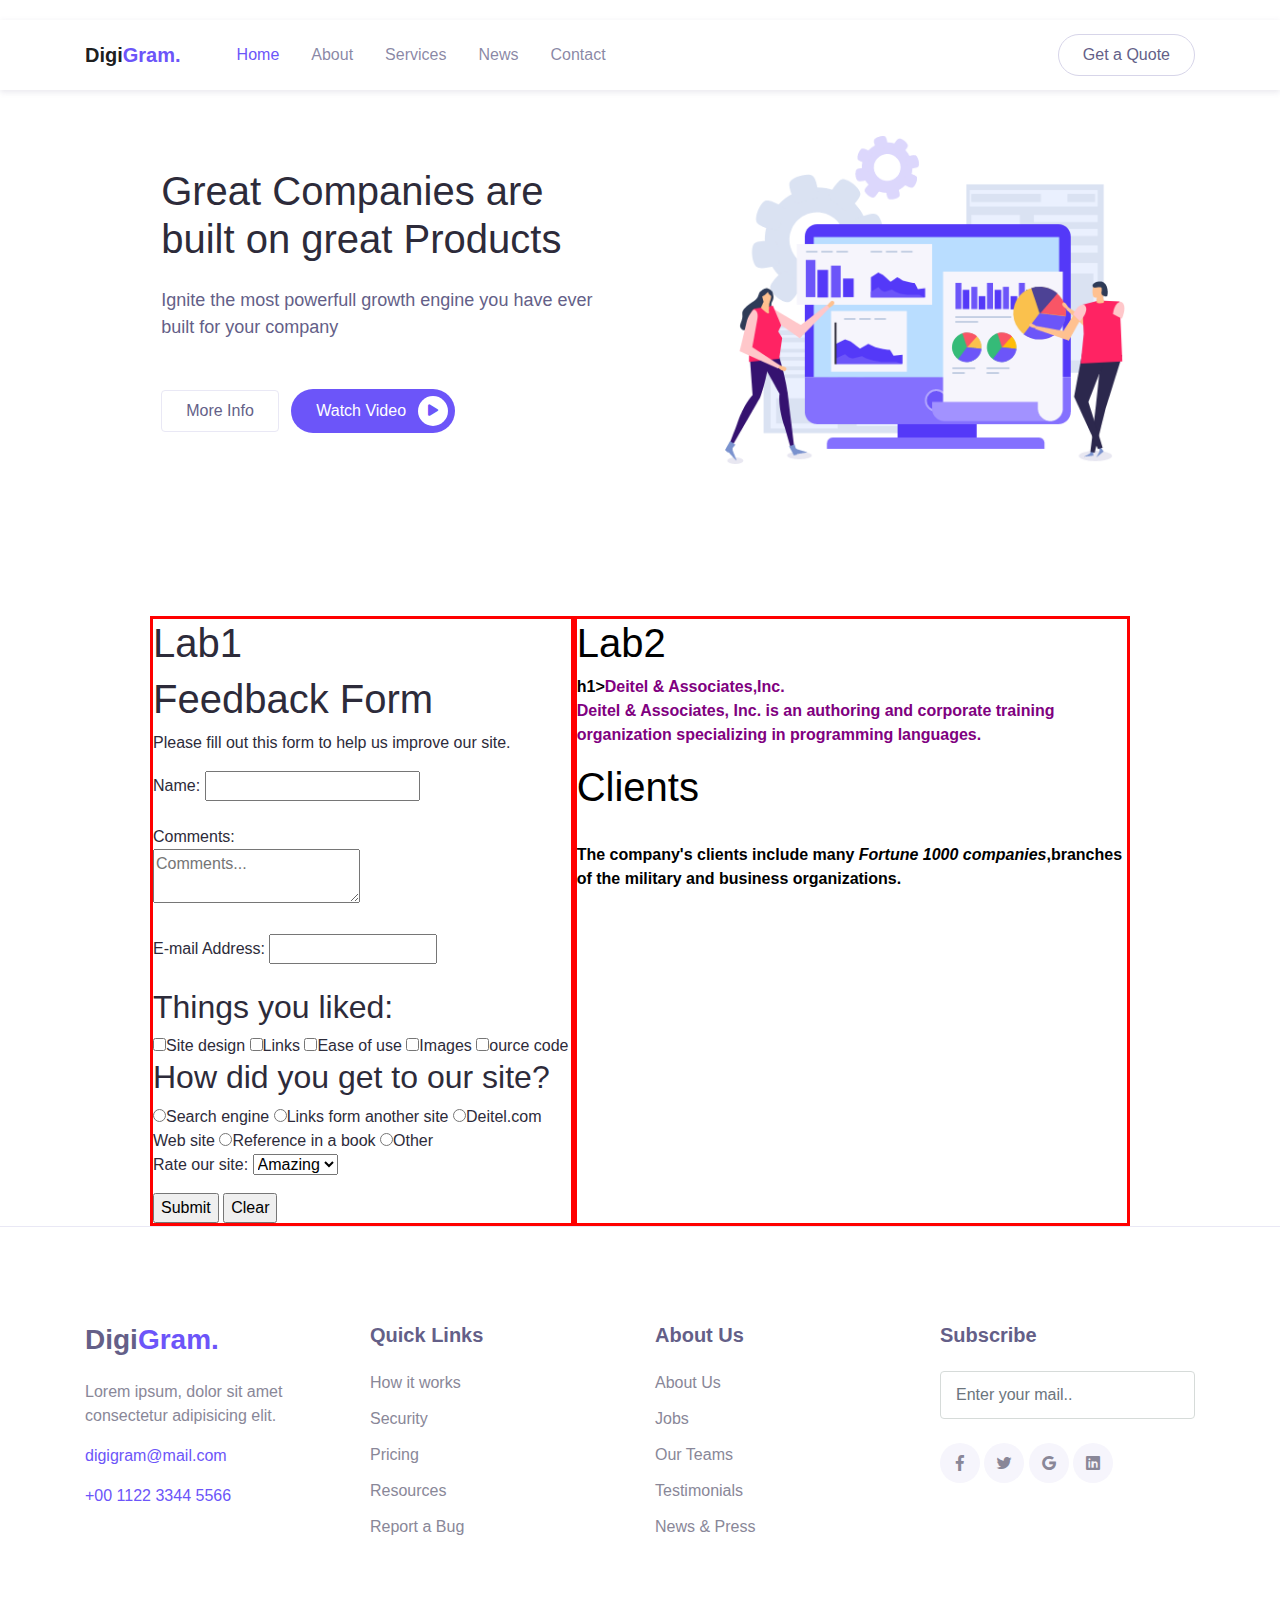
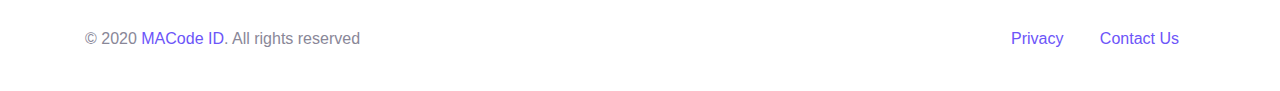
<file: html/index.html>
<!DOCTYPE html>
<html lang="en">
<head>
  <meta charset="UTF-8">
  <meta name="viewport" content="width=device-width, initial-scale=1.0">

  <meta http-equiv="X-UA-Compatible" content="IE=edge">

  <meta name="copyright" content="MACode ID, https://macodeid.com">

  <title>DigiGram - Free Agency Template</title>

  <link rel="stylesheet" href="../assets/vendor/animate/animate.css">

  <link rel="stylesheet" href="../assets/css/bootstrap.css">

  <link rel="stylesheet" href="../assets/css/maicons.css">

  <link rel="stylesheet" href="../assets/vendor/owl-carousel/css/owl.carousel.css">

  <link rel="stylesheet" href="../assets/css/theme.css">

</head>
<body>

  <!-- Back to top button -->
  <div class="back-to-top"></div>

  <header>
    <nav class="navbar navbar-expand-lg navbar-light navbar-float">
      <div class="container">
        <a href="index.html" class="navbar-brand">Digi<span class="text-primary">Gram.</span></a>

        <button class="navbar-toggler" data-toggle="collapse" data-target="#navbarContent" aria-controls="navbarContent" aria-expanded="false" aria-label="Toggle navigation">
          <span class="navbar-toggler-icon"></span>
        </button>

        <div class="navbar-collapse collapse" id="navbarContent">
          <ul class="navbar-nav ml-lg-4 pt-3 pt-lg-0">
            <li class="nav-item active">
              <a href="index.html" class="nav-link">Home</a>
            </li>
            <li class="nav-item">
              <a href="about.html" class="nav-link">About</a>
            </li>
            <li class="nav-item">
              <a href="services.html" class="nav-link">Services</a>
            </li>
            <li class="nav-item">
              <a href="blog.html" class="nav-link">News</a>
            </li>
            <li class="nav-item">
              <a href="contact.html" class="nav-link">Contact</a>
            </li>
          </ul>

          <div class="ml-auto">
            <a href="#" class="btn btn-outline rounded-pill">Get a Quote</a>
          </div>
        </div>
      </div>
    </nav>

    <div class="page-banner home-banner">
      <div class="container h-100">
        <div class="row align-items-center h-100">
          <div class="col-lg-6 py-3 wow fadeInUp">
            <h1 class="mb-4">Great Companies are built on great Products</h1>
            <p class="text-lg mb-5">Ignite the most powerfull growth engine you have ever built for your company</p>

            <a href="#" class="btn btn-outline border text-secondary">More Info</a>
            <a href="#" class="btn btn-primary btn-split ml-2">Watch Video <div class="fab"><span class="mai-play"></span></div></a>
          </div>
          <div class="col-lg-6 py-3 wow zoomIn">
            <div class="img-place">
              <img src="../assets/img/bg_image_1.png" alt="">
            </div>
          </div>
        </div>
      </div>
    </div>
  </header>
  <div class = "lab12">
  <div class = "lab1">
  <h1>Lab1</h1>
  <form>
<h1>Feedback Form</h1>
<p>Please fill out this form to help us improve our site.</p>
<label>
  Name:
  <input type="password" name="name" size="20">
</label></p>
<label>
  Comments:<br>
  <textarea type="text" name="comments" size="30" placeholder="Comments..."></textarea> 
</label></p>
<label>
  E-mail Address:
  <input type="text" name="e-mail address" size="15">
</label></p>
<h2>Things you liked:</h2>
  <input type="checkbox" name="Things" value="Site design">Site design
  <input type="checkbox" name="Things"value="Links">Links
  <input type="checkbox" name="Things" value="Ease of use">Ease of use
  <input type="checkbox" name="Things" value="Images">Images
  <input type="checkbox" name="Things" value="Source code">ource code
<h2>How did you get to our site?</h2>

  <input type="radio" name="method" value="Search engine">Search engine
  <input type="radio" name="method" value="Links form another site">Links form another site
  <input type="radio" name="method" value="Deitel.com Web site">Deitel.com Web site
  <input type="radio" name="method" value="Reference in a book">Reference in a book
  <input type="radio" name="method" value="Other">Other
<p>Rate our site:
  <select name="Rate">
    <option value="Amazing">Amazing</option>
    <option value="Not bad">Not bad</option>
    <option value="Suck">Suck</option></select></p>

<input type="submit" name="" value="Submit">
<input type="reset" name="" value="Clear">

</form>
</div>
 <div class="lab2"> 
<h1>Lab2</h1>
  h1><x>Deitel & Associates,Inc.</x></h1><br>
<p><x>Deitel & Associates, Inc. is an authoring and corporate training organization specializing in programming languages.<x></p>
<h1><y>Clients</h1></y><br>
<div class = "extra" style = "color:black;">The company's clients include many <span>Fortune 1000 companies</span>,branches of the military and business organizations.</z></div>
</div>
</div>

  
  <footer class="page-footer">
    <div class="container">
      <div class="row justify-content-center mb-5">
        <div class="col-lg-3 py-3">
          <h3>Digi<span class="text-primary">Gram.</span></h3>
          <p>Lorem ipsum, dolor sit amet consectetur adipisicing elit.</p>

          <p><a href="#" >digigram@mail.com</a></p>
          <p><a href="#">+00 1122 3344 5566</a></p>
        </div>
        <div class="col-lg-3 py-3">
          <h5>Quick Links</h5>
          <ul class="footer-menu">
            <li><a href="#">How it works</a></li>
            <li><a href="#">Security</a></li>
            <li><a href="#">Pricing</a></li>
            <li><a href="#">Resources</a></li>
            <li><a href="#">Report a Bug</a></li>
          </ul>
        </div>
        <div class="col-lg-3 py-3">
          <h5>About Us</h5>
          <ul class="footer-menu">
            <li><a href="#">About Us</a></li>
            <li><a href="#">Jobs</a></li>
            <li><a href="#">Our Teams</a></li>
            <li><a href="#">Testimonials</a></li>
            <li><a href="#">News & Press</a></li>
          </ul>
        </div>
        <div class="col-lg-3 py-3">
          <h5>Subscribe</h5>
          <form action="#">
            <input type="text" class="form-control" placeholder="Enter your mail..">
          </form>

          <div class="sosmed-button mt-4">
            <a href="#"><span class="mai-logo-facebook-f"></span></a>
            <a href="#"><span class="mai-logo-twitter"></span></a>
            <a href="#"><span class="mai-logo-google"></span></a>
            <a href="#"><span class="mai-logo-linkedin"></span></a>
          </div>
        </div>
      </div>

      <div class="row">
        <div class="col-sm-6 py-2">
          <p id="copyright">&copy; 2020 <a href="https://macodeid.com/">MACode ID</a>. All rights reserved</p>
        </div>
        <div class="col-sm-6 py-2 text-right">
          <div class="d-inline-block px-3">
            <a href="#">Privacy</a>
          </div>
          <div class="d-inline-block px-3">
            <a href="#">Contact Us</a>
          </div>
        </div>
      </div>
    </div> <!-- .container -->
  </footer> <!-- .page-footer -->


  <script src="../assets/js/jquery-3.5.1.min.js"></script>

  <script src="../assets/js/bootstrap.bundle.min.js"></script>

  <script src="../assets/vendor/wow/wow.min.js"></script>

  <script src="../assets/vendor/owl-carousel/js/owl.carousel.min.js"></script>

  <script src="../assets/vendor/waypoints/jquery.waypoints.min.js"></script>

  <script src="../assets/vendor/animateNumber/jquery.animateNumber.min.js"></script>

  <script src="../assets/js/google-maps.js"></script>

  <script src="../assets/js/theme.js"></script>


</body>
</html>
</file>
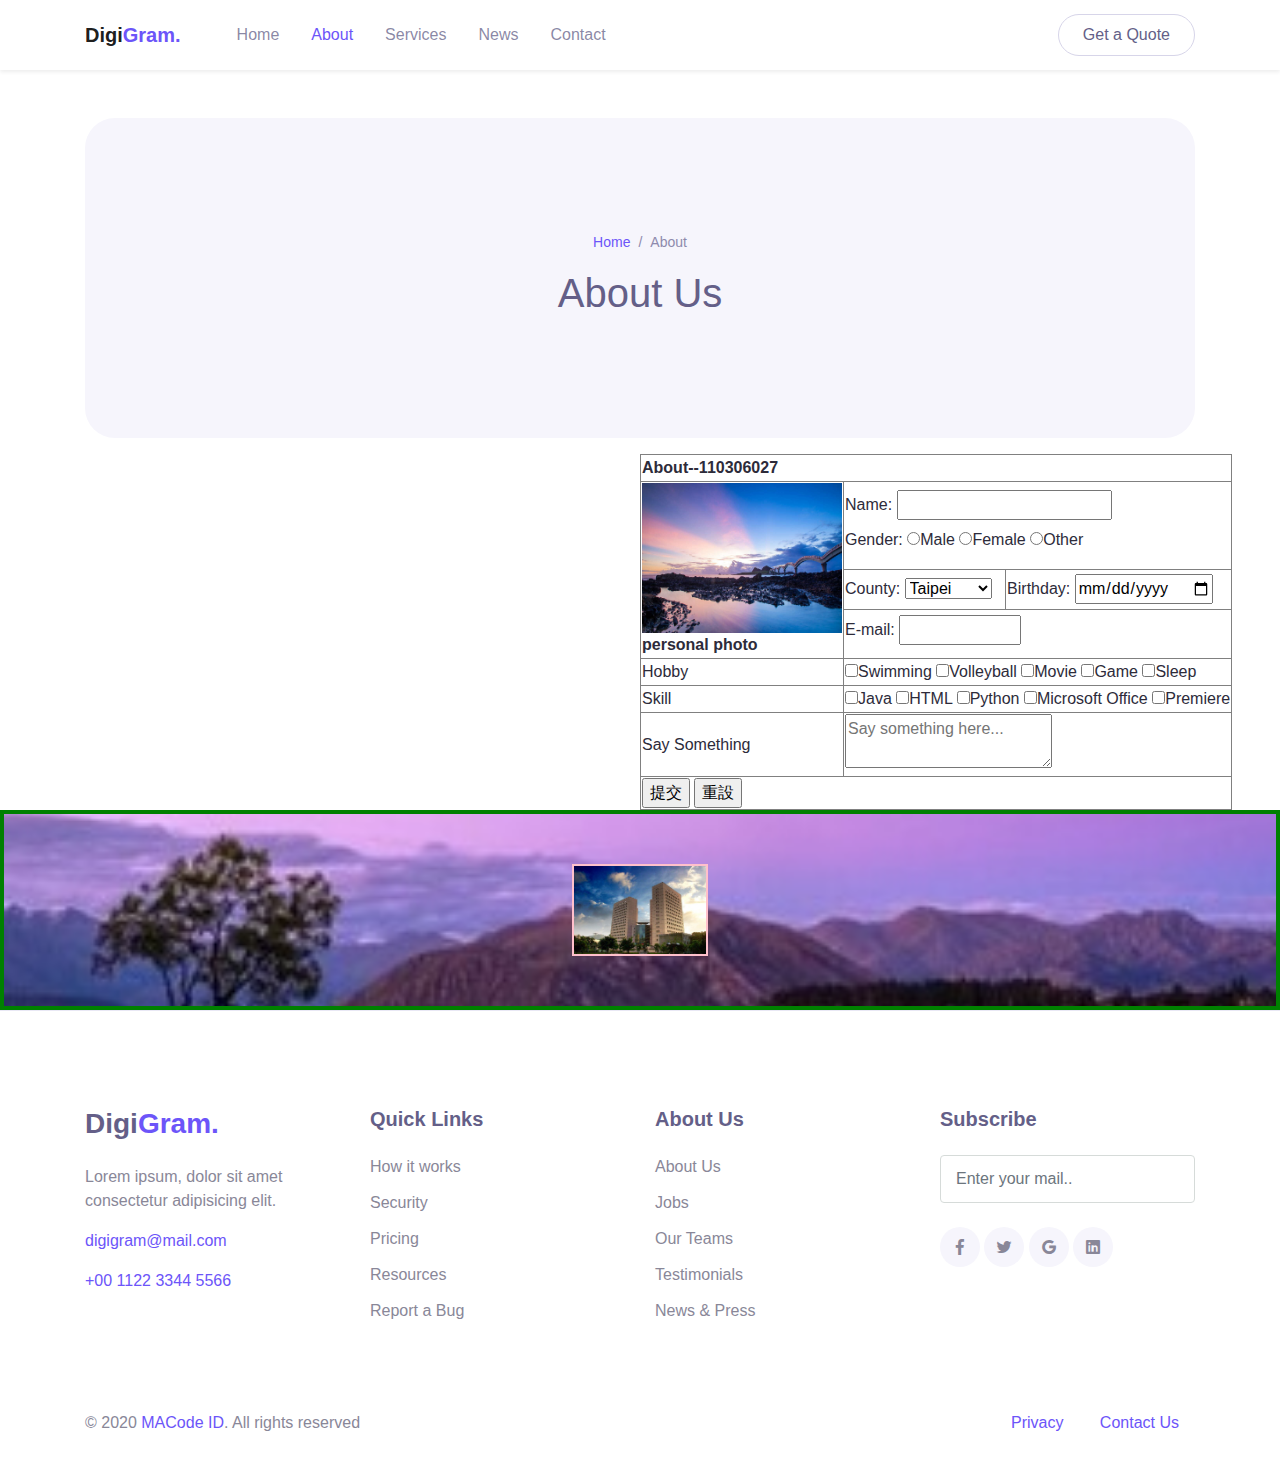
<file: html/about.html>
<!DOCTYPE html>
<html lang="en">
<head>
  <meta charset="UTF-8">
  <meta name="viewport" content="width=device-width, initial-scale=1.0">

  <meta http-equiv="X-UA-Compatible" content="IE=edge">

  <meta name="copyright" content="MACode ID, https://macodeid.com">

  <title>DigiGram - Free Agency Template</title>

  <link rel="stylesheet" href="../assets/vendor/animate/animate.css">

  <link rel="stylesheet" href="../assets/css/bootstrap.css">

  <link rel="stylesheet" href="../assets/css/maicons.css">

  <link rel="stylesheet" href="../assets/vendor/owl-carousel/css/owl.carousel.css">

  <link rel="stylesheet" href="../assets/css/theme.css">

</head>
<body>

  <!-- Back to top button -->
  <div class="back-to-top"></div>

  <header>
    <nav class="navbar navbar-expand-lg navbar-light shadow-sm">
      <div class="container">
        <a href="index.html" class="navbar-brand">Digi<span class="text-primary">Gram.</span></a>

        <button class="navbar-toggler" data-toggle="collapse" data-target="#navbarContent" aria-controls="navbarContent" aria-expanded="false" aria-label="Toggle navigation">
          <span class="navbar-toggler-icon"></span>
        </button>

        <div class="navbar-collapse collapse" id="navbarContent">
          <ul class="navbar-nav ml-lg-4 pt-3 pt-lg-0">
            <li class="nav-item">
              <a href="index.html" class="nav-link">Home</a>
            </li>
            <li class="nav-item active">
              <a href="about.html" class="nav-link">About</a>
            </li>
            <li class="nav-item">
              <a href="services.html" class="nav-link">Services</a>
            </li>
            <li class="nav-item">
              <a href="blog.html" class="nav-link">News</a>
            </li>
            <li class="nav-item">
              <a href="contact.html" class="nav-link">Contact</a>
            </li>
          </ul>

          <div class="ml-auto">
            <a href="#" class="btn btn-outline rounded-pill">Get a Quote</a>
          </div>
        </div>
      </div>
    </nav>

    <div class="container mt-5">
      <div class="page-banner">
        <div class="row justify-content-center align-items-center h-100">
          <div class="col-md-6">
            <nav aria-label="Breadcrumb">
              <ul class="breadcrumb justify-content-center py-0 bg-transparent">
                <li class="breadcrumb-item"><a href="index.html">Home</a></li>
                <li class="breadcrumb-item active">About</li>
              </ul>
            </nav>
            <h1 class="text-center">About Us</h1>
          </div>
        </div>
      </div>
    </div>
  </header>
  <div class="whole">
  <div class="hw2">
  <table border="1">
  <thead>
    
    <th colspan="3">About--110306027</th>
    
  </thead>
  <tbody>
    <tr>
      <th rowspan="3"><img src="../assets/img/1024x768.jpeg" width="200" height="150"
        alt="it is a picture"><br>personal photo
      </th>
      <td colspan="2"><label>Name:
            <input type="text" name="name" size="20"></label><br>
        <label>Gender:
          <input type="radio" name="" value="Male">Male
          <input type="radio" name="" value="Female">Female
          <input type="radio" name="" value="Other">Other
        </label>
      </td>
    <tr>
      <td>
        County:
        <select name="county">
          <option value="Taipei">Taipei</option>
          <option value="Tainan">Tainan</option>
          <option value="Taichung">Taichung</option>
          <option value="Taoyuan">Taoyuan</option>
      </td>
    
      <td>Birthday:
      <input name="date" type="date">
      </td>
    </tr>
    <tr>
      <td colspan="2">
        <label>E-mail:
        <input type="text" name="email" size="10" maxlength="40">
        </label>
      </td>
    </tr>
  </tbody>
  <tbody>
    <tr>
      <td>Hobby</td>
      <td colspan="2">
        <input type="checkbox" name="" value="Swimming">Swimming
        <input type="checkbox" name="" value="Volleyball">Volleyball
        <input type="checkbox" name="" value="Movie">Movie
        <input type="checkbox" name="" value="Game">Game
        <input type="checkbox" name="" value="Sleep">Sleep
      </td>
    </tr>
    <tr>
      <td>Skill</td>
      <td colspan="2">
        <input type="checkbox" name="" value="Java">Java
        <input type="checkbox" name="" value="HTML">HTML
        <input type="checkbox" name="" value="Python">Python
        <input type="checkbox" name="" value="Microsoft Office">Microsoft Office
        <input type="checkbox" name="" value="Premiere">Premiere
      </td>
    </tr>
    <tr>
      <td>Say Something</td>
      <td colspan="2">
        <textarea type="text" name="" size="30" placeholder="Say something here..."></textarea>
      </td>
    </tr>
  </tbody>
  <tbody>
    <td colspan="3">
      <input type="submit" name="" value="提交">
      <input type="reset" name="" value="重設">
    </td>
  </tbody>
</table>
</div>
<div class="bg-image">
  <img class = "upimage" src="../assets/img/1384008152-969162012.jpg" alt="picture">
</div>
</div>


  <footer class="page-footer">
    <div class="container">
      <div class="row justify-content-center mb-5">
        <div class="col-lg-3 py-3">
          <h3>Digi<span class="text-primary">Gram.</span></h3>
          <p>Lorem ipsum, dolor sit amet consectetur adipisicing elit.</p>

          <p><a href="#" >digigram@mail.com</a></p>
          <p><a href="#">+00 1122 3344 5566</a></p>
        </div>
        <div class="col-lg-3 py-3">
          <h5>Quick Links</h5>
          <ul class="footer-menu">
            <li><a href="#">How it works</a></li>
            <li><a href="#">Security</a></li>
            <li><a href="#">Pricing</a></li>
            <li><a href="#">Resources</a></li>
            <li><a href="#">Report a Bug</a></li>
          </ul>
        </div>
        <div class="col-lg-3 py-3">
          <h5>About Us</h5>
          <ul class="footer-menu">
            <li><a href="#">About Us</a></li>
            <li><a href="#">Jobs</a></li>
            <li><a href="#">Our Teams</a></li>
            <li><a href="#">Testimonials</a></li>
            <li><a href="#">News & Press</a></li>
          </ul>
        </div>
        <div class="col-lg-3 py-3">
          <h5>Subscribe</h5>
          <form action="#">
            <input type="text" class="form-control" placeholder="Enter your mail..">
          </form>

          <div class="sosmed-button mt-4">
            <a href="#"><span class="mai-logo-facebook-f"></span></a>
            <a href="#"><span class="mai-logo-twitter"></span></a>
            <a href="#"><span class="mai-logo-google"></span></a>
            <a href="#"><span class="mai-logo-linkedin"></span></a>
          </div>
        </div>
      </div>

      <div class="row">
        <div class="col-sm-6 py-2">
          <p id="copyright">&copy; 2020 <a href="https://macodeid.com/">MACode ID</a>. All rights reserved</p>
        </div>
        <div class="col-sm-6 py-2 text-right">
          <div class="d-inline-block px-3">
            <a href="#">Privacy</a>
          </div>
          <div class="d-inline-block px-3">
            <a href="#">Contact Us</a>
          </div>
        </div>
      </div>
    </div> <!-- .container -->
  </footer> <!-- .page-footer -->


  <script src="../assets/js/jquery-3.5.1.min.js"></script>

  <script src="../assets/js/bootstrap.bundle.min.js"></script>

  <script src="../assets/vendor/wow/wow.min.js"></script>

  <script src="../assets/vendor/owl-carousel/js/owl.carousel.min.js"></script>

  <script src="../assets/vendor/waypoints/jquery.waypoints.min.js"></script>

  <script src="../assets/vendor/animateNumber/jquery.animateNumber.min.js"></script>

  <script src="../assets/js/google-maps.js"></script>

  <script src="../assets/js/theme.js"></script>

</body>
</html>
</file>
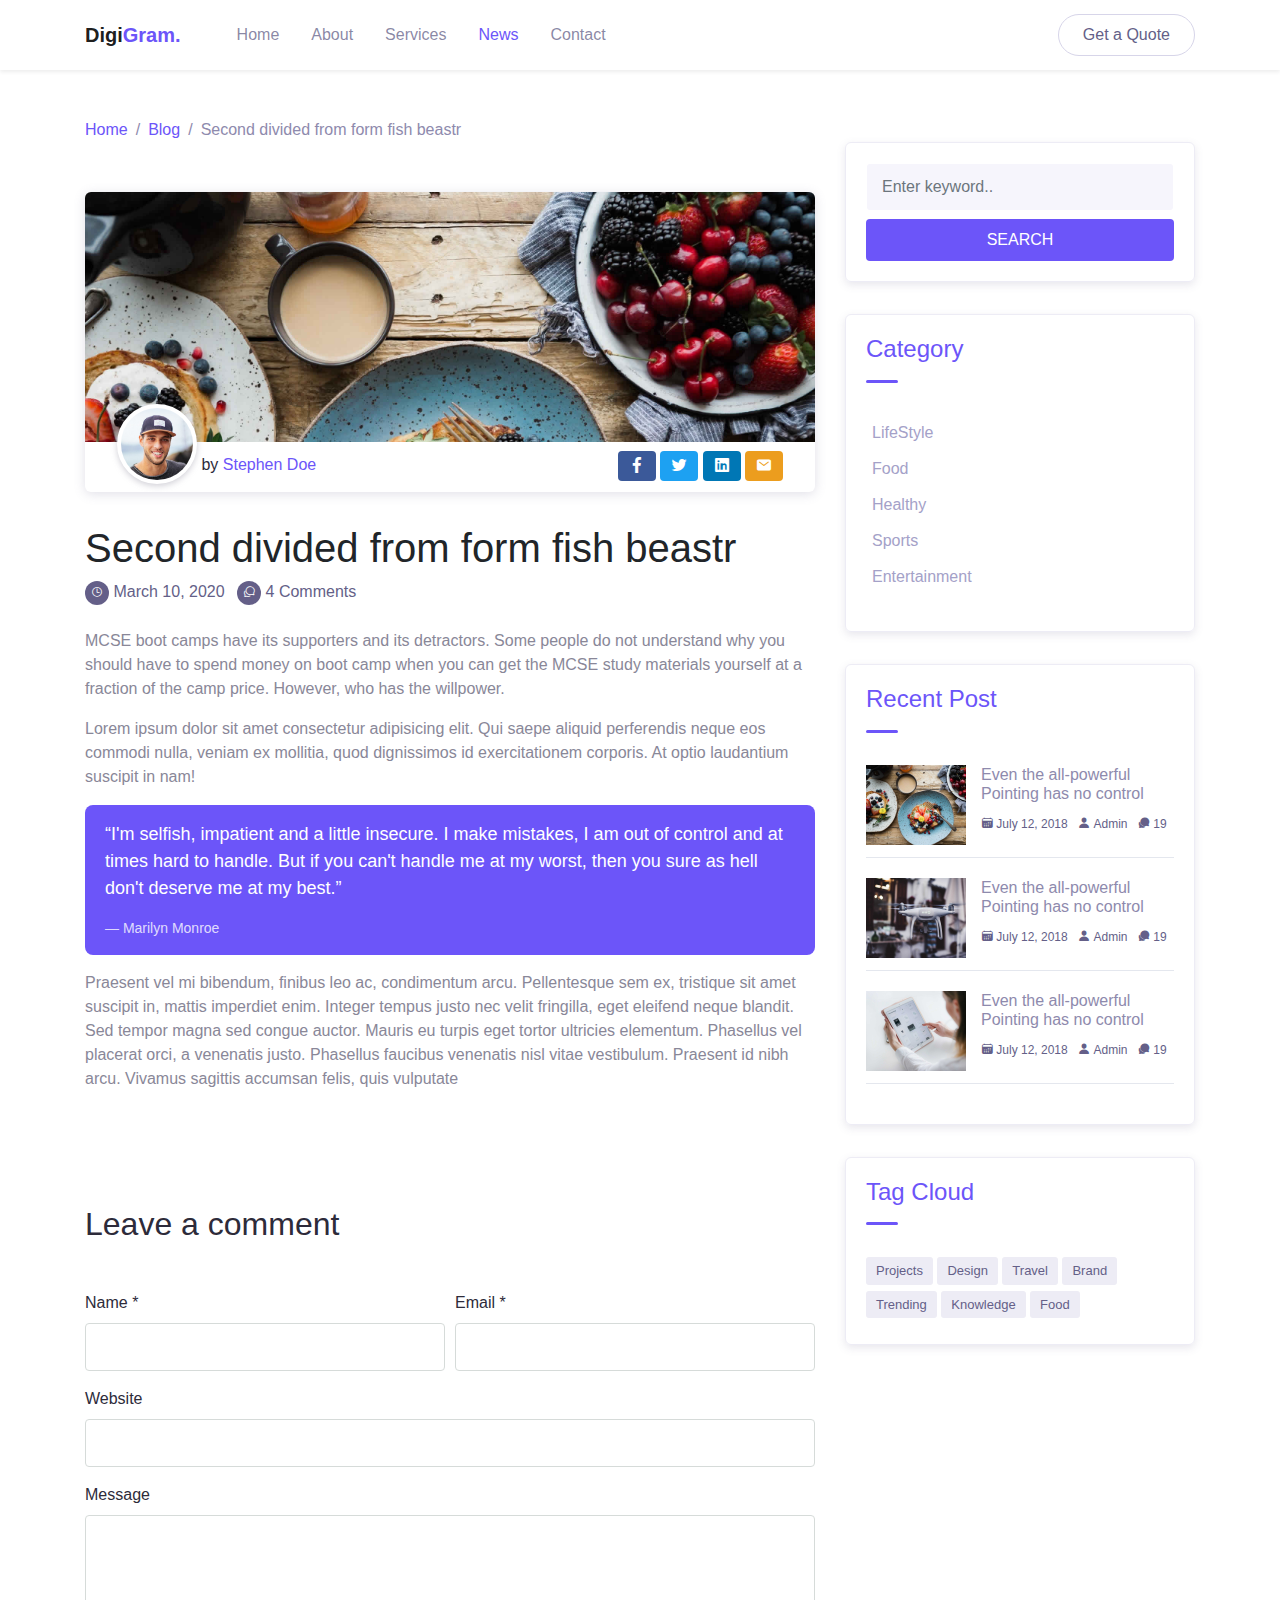
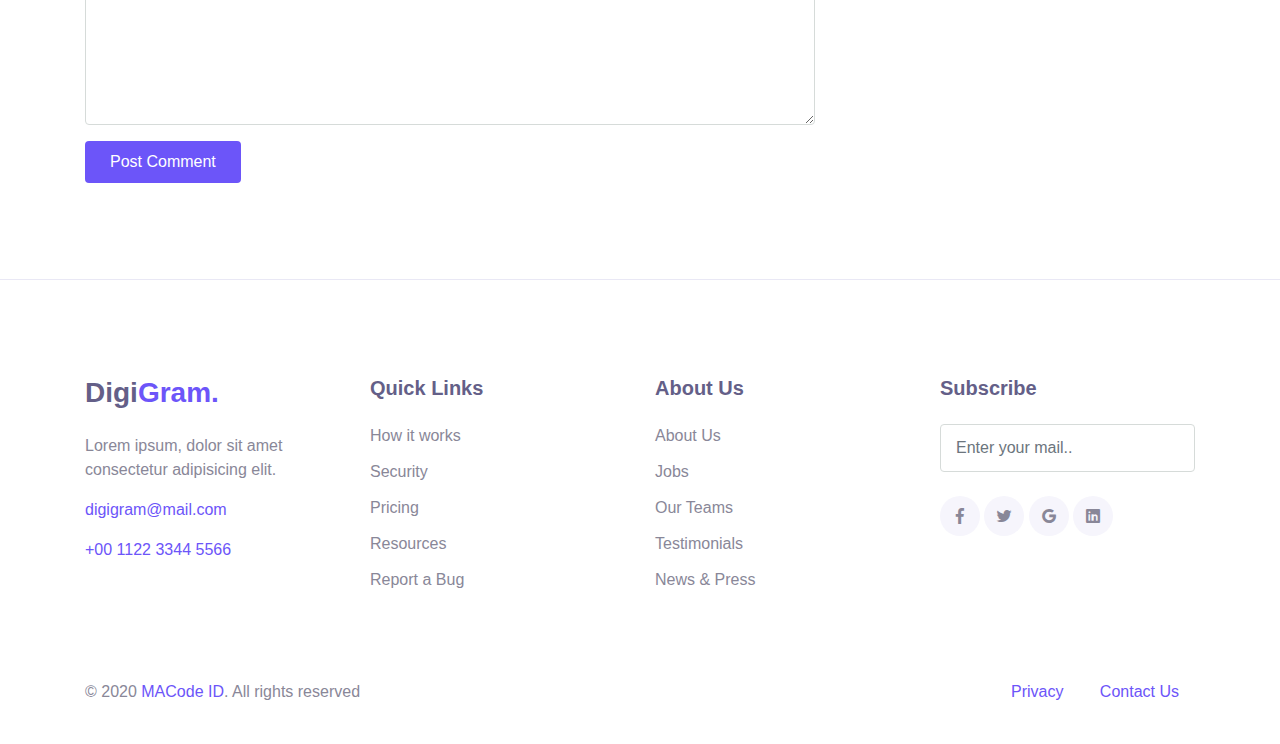
<file: html/blog-single.html>
<!DOCTYPE html>
<html lang="en">
<head>
  <meta charset="UTF-8">
  <meta name="viewport" content="width=device-width, initial-scale=1.0">

  <meta http-equiv="X-UA-Compatible" content="IE=edge">

  <meta name="copyright" content="MACode ID, https://macodeid.com">

  <title>DigiGram - Free Agency Template</title>

  <link rel="stylesheet" href="../assets/vendor/animate/animate.css">

  <link rel="stylesheet" href="../assets/css/bootstrap.css">

  <link rel="stylesheet" href="../assets/css/maicons.css">

  <link rel="stylesheet" href="../assets/vendor/owl-carousel/css/owl.carousel.css">

  <link rel="stylesheet" href="../assets/css/theme.css">

</head>
<body>

  <!-- Back to top button -->
  <div class="back-to-top"></div>

  <header>
    <nav class="navbar navbar-expand-lg navbar-light shadow-sm">
      <div class="container">
        <a href="index.html" class="navbar-brand">Digi<span class="text-primary">Gram.</span></a>

        <button class="navbar-toggler" data-toggle="collapse" data-target="#navbarContent" aria-controls="navbarContent" aria-expanded="false" aria-label="Toggle navigation">
          <span class="navbar-toggler-icon"></span>
        </button>

        <div class="navbar-collapse collapse" id="navbarContent">
          <ul class="navbar-nav ml-lg-4 pt-3 pt-lg-0">
            <li class="nav-item">
              <a href="index.html" class="nav-link">Home</a>
            </li>
            <li class="nav-item">
              <a href="about.html" class="nav-link">About</a>
            </li>
            <li class="nav-item">
              <a href="services.html" class="nav-link">Services</a>
            </li>
            <li class="nav-item active">
              <a href="blog.html" class="nav-link">News</a>
            </li>
            <li class="nav-item">
              <a href="contact.html" class="nav-link">Contact</a>
            </li>
          </ul>

          <div class="ml-auto">
            <a href="#" class="btn btn-outline rounded-pill">Get a Quote</a>
          </div>
        </div>
      </div>
    </nav>
  </header>

  <main>
    <div class="page-section pt-5">
      <div class="container">
        <nav aria-label="Breadcrumb">
          <ul class="breadcrumb p-0 mb-0 bg-transparent">
            <li class="breadcrumb-item"><a href="index.html">Home</a></li>
            <li class="breadcrumb-item"><a href="blog.html">Blog</a></li>
            <li class="breadcrumb-item active">Second divided from form fish beastr</li>
          </ul>
        </nav>
        
        <div class="row">
          <div class="col-lg-8">
            <div class="blog-single-wrap">
              <div class="header">
                <div class="post-thumb">
                  <img src="../assets/img/blog/blog-1.jpg" alt="">
                </div>
                <div class="meta-header">
                  <div class="post-author">
                    <div class="avatar">
                      <img src="../assets/img/person/person_1.jpg" alt="">
                    </div>
                    by <a href="#">Stephen Doe</a>
                  </div>
  
                  <div class="post-sharer">
                    <a href="#" class="btn social-facebook"><span class="mai-logo-facebook-f"></span></a>
                    <a href="#" class="btn social-twitter"><span class="mai-logo-twitter"></span></a>
                    <a href="#" class="btn social-linkedin"><span class="mai-logo-linkedin"></span></a>
                    <a href="#" class="btn"><span class="mai-mail"></span></a>
                  </div>
                </div>
              </div>
              <h1 class="post-title">Second divided from form fish beastr</h1>
              <div class="post-meta">
                <div class="post-date">
                  <span class="icon">
                    <span class="mai-time-outline"></span>
                  </span> <a href="#">March 10, 2020</a>
                </div>
                <div class="post-comment-count ml-2">
                  <span class="icon">
                    <span class="mai-chatbubbles-outline"></span>
                  </span> <a href="#">4 Comments</a>
                </div>
              </div>
              <div class="post-content">
                <p>MCSE boot camps have its supporters and its detractors. Some people do not understand why you should have to spend money on boot camp when you can get the MCSE study materials yourself at a fraction of the camp price. However, who has the willpower.</p>
                <p>Lorem ipsum dolor sit amet consectetur adipisicing elit. Qui saepe aliquid perferendis neque eos commodi nulla, veniam ex mollitia, quod dignissimos id exercitationem corporis. At optio laudantium suscipit in nam!</p>
                <blockquote class="quote">“I'm selfish, impatient and a little insecure. I make mistakes, I am out of control and at times hard to handle. But if you can't handle me at my worst, then you sure as hell don't deserve me at my best.”
                <span class="author">― Marilyn Monroe</span></blockquote>
                <p>Praesent vel mi bibendum, finibus leo ac, condimentum arcu. Pellentesque sem ex, tristique sit amet suscipit in, mattis imperdiet enim. Integer tempus justo nec velit fringilla, eget eleifend neque blandit. Sed tempor magna sed congue auctor. Mauris eu turpis eget tortor ultricies elementum. Phasellus vel placerat orci, a venenatis justo. Phasellus faucibus venenatis nisl vitae vestibulum. Praesent id nibh arcu. Vivamus sagittis accumsan felis, quis vulputate</p>
              </div>
            </div>
  
            <div class="comment-form-wrap pt-5">
              <h2 class="mb-5">Leave a comment</h2>
              <form action="#" class="">
                <div class="form-row form-group">
                  <div class="col-md-6">
                    <label for="name">Name *</label>
                    <input type="text" class="form-control" id="name">
                  </div>
                  <div class="col-md-6">
                    <label for="email">Email *</label>
                    <input type="email" class="form-control" id="email">
                  </div>
                </div>
                <div class="form-group">
                  <label for="website">Website</label>
                  <input type="url" class="form-control" id="website">
                </div>
    
                <div class="form-group">
                  <label for="message">Message</label>
                  <textarea name="msg" id="message" cols="30" rows="8" class="form-control"></textarea>
                </div>
                <div class="form-group">
                  <input type="submit" value="Post Comment" class="btn btn-primary">
                </div>
    
              </form>
            </div>
  
          </div>
          <div class="col-lg-4">
            <div class="widget">
              <!-- Widget search -->
              <div class="widget-box">
                <form action="#" class="search-widget">
                  <input type="text" class="form-control" placeholder="Enter keyword..">
                  <button type="submit" class="btn btn-primary btn-block">Search</button>
                </form>
              </div>
  
              <!-- Widget Categories -->
              <div class="widget-box">
                <h4 class="widget-title">Category</h4>
                <div class="divider"></div>
  
                <ul class="categories">
                  <li><a href="#">LifeStyle</a></li>
                  <li><a href="#">Food</a></li>
                  <li><a href="#">Healthy</a></li>
                  <li><a href="#">Sports</a></li>
                  <li><a href="#">Entertainment</a></li>
                </ul>
              </div>
  
              <!-- Widget recent post -->
              <div class="widget-box">
                <h4 class="widget-title">Recent Post</h4>
                <div class="divider"></div>
  
                <div class="blog-item">
                    <a class="post-thumb" href="">
                      <img src="../assets/img/blog/blog-1.jpg" alt="">
                    </a>
                    <div class="content">
                      <h6 class="post-title"><a href="#">Even the all-powerful Pointing has no control</a></h6>
                      <div class="meta">
                        <a href="#"><span class="mai-calendar"></span> July 12, 2018</a>
                        <a href="#"><span class="mai-person"></span> Admin</a>
                        <a href="#"><span class="mai-chatbubbles"></span> 19</a>
                      </div>
                    </div>
                </div>
  
                <div class="blog-item">
                    <a class="post-thumb" href="">
                      <img src="../assets/img/blog/blog-2.jpg" alt="">
                    </a>
                    <div class="content">
                      <h6 class="post-title"><a href="#">Even the all-powerful Pointing has no control</a></h6>
                      <div class="meta">
                        <a href="#"><span class="mai-calendar"></span> July 12, 2018</a>
                        <a href="#"><span class="mai-person"></span> Admin</a>
                        <a href="#"><span class="mai-chatbubbles"></span> 19</a>
                      </div>
                    </div>
                </div>
  
                <div class="blog-item">
                    <a class="post-thumb" href="">
                      <img src="../assets/img/blog/blog-3.jpg" alt="">
                    </a>
                    <div class="content">
                      <h6 class="post-title"><a href="#">Even the all-powerful Pointing has no control</a></h6>
                      <div class="meta">
                        <a href="#"><span class="mai-calendar"></span> July 12, 2018</a>
                        <a href="#"><span class="mai-person"></span> Admin</a>
                        <a href="#"><span class="mai-chatbubbles"></span> 19</a>
                      </div>
                    </div>
                </div>
  
              </div>
  
              <!-- Widget Tag Cloud -->
              <div class="widget-box">
                <h4 class="widget-title">Tag Cloud</h4>
                <div class="divider"></div>
  
                <div class="tag-clouds">
                  <a href="#" class="tag-cloud-link">Projects</a>
                  <a href="#" class="tag-cloud-link">Design</a>
                  <a href="#" class="tag-cloud-link">Travel</a>
                  <a href="#" class="tag-cloud-link">Brand</a>
                  <a href="#" class="tag-cloud-link">Trending</a>
                  <a href="#" class="tag-cloud-link">Knowledge</a>
                  <a href="#" class="tag-cloud-link">Food</a>
                </div>
              </div>
  
            </div>
          </div>
        </div>
  
      </div>
    </div>
  </main>

  <footer class="page-footer">
    <div class="container">
      <div class="row justify-content-center mb-5">
        <div class="col-lg-3 py-3">
          <h3>Digi<span class="text-primary">Gram.</span></h3>
          <p>Lorem ipsum, dolor sit amet consectetur adipisicing elit.</p>

          <p><a href="#" >digigram@mail.com</a></p>
          <p><a href="#">+00 1122 3344 5566</a></p>
        </div>
        <div class="col-lg-3 py-3">
          <h5>Quick Links</h5>
          <ul class="footer-menu">
            <li><a href="#">How it works</a></li>
            <li><a href="#">Security</a></li>
            <li><a href="#">Pricing</a></li>
            <li><a href="#">Resources</a></li>
            <li><a href="#">Report a Bug</a></li>
          </ul>
        </div>
        <div class="col-lg-3 py-3">
          <h5>About Us</h5>
          <ul class="footer-menu">
            <li><a href="#">About Us</a></li>
            <li><a href="#">Jobs</a></li>
            <li><a href="#">Our Teams</a></li>
            <li><a href="#">Testimonials</a></li>
            <li><a href="#">News & Press</a></li>
          </ul>
        </div>
        <div class="col-lg-3 py-3">
          <h5>Subscribe</h5>
          <form action="#">
            <input type="text" class="form-control" placeholder="Enter your mail..">
          </form>

          <div class="sosmed-button mt-4">
            <a href="#"><span class="mai-logo-facebook-f"></span></a>
            <a href="#"><span class="mai-logo-twitter"></span></a>
            <a href="#"><span class="mai-logo-google"></span></a>
            <a href="#"><span class="mai-logo-linkedin"></span></a>
          </div>
        </div>
      </div>

      <div class="row">
        <div class="col-sm-6 py-2">
          <p id="copyright">&copy; 2020 <a href="https://macodeid.com/">MACode ID</a>. All rights reserved</p>
        </div>
        <div class="col-sm-6 py-2 text-right">
          <div class="d-inline-block px-3">
            <a href="#">Privacy</a>
          </div>
          <div class="d-inline-block px-3">
            <a href="#">Contact Us</a>
          </div>
        </div>
      </div>
    </div> <!-- .container -->
  </footer> <!-- .page-footer -->


  <script src="../assets/js/jquery-3.5.1.min.js"></script>

  <script src="../assets/js/bootstrap.bundle.min.js"></script>

  <script src="../assets/vendor/wow/wow.min.js"></script>

  <script src="../assets/vendor/owl-carousel/js/owl.carousel.min.js"></script>

  <script src="../assets/vendor/waypoints/jquery.waypoints.min.js"></script>

  <script src="../assets/vendor/animateNumber/jquery.animateNumber.min.js"></script>

  <script src="../assets/js/google-maps.js"></script>

  <script src="../assets/js/theme.js"></script>

</body>
</html>
</file>
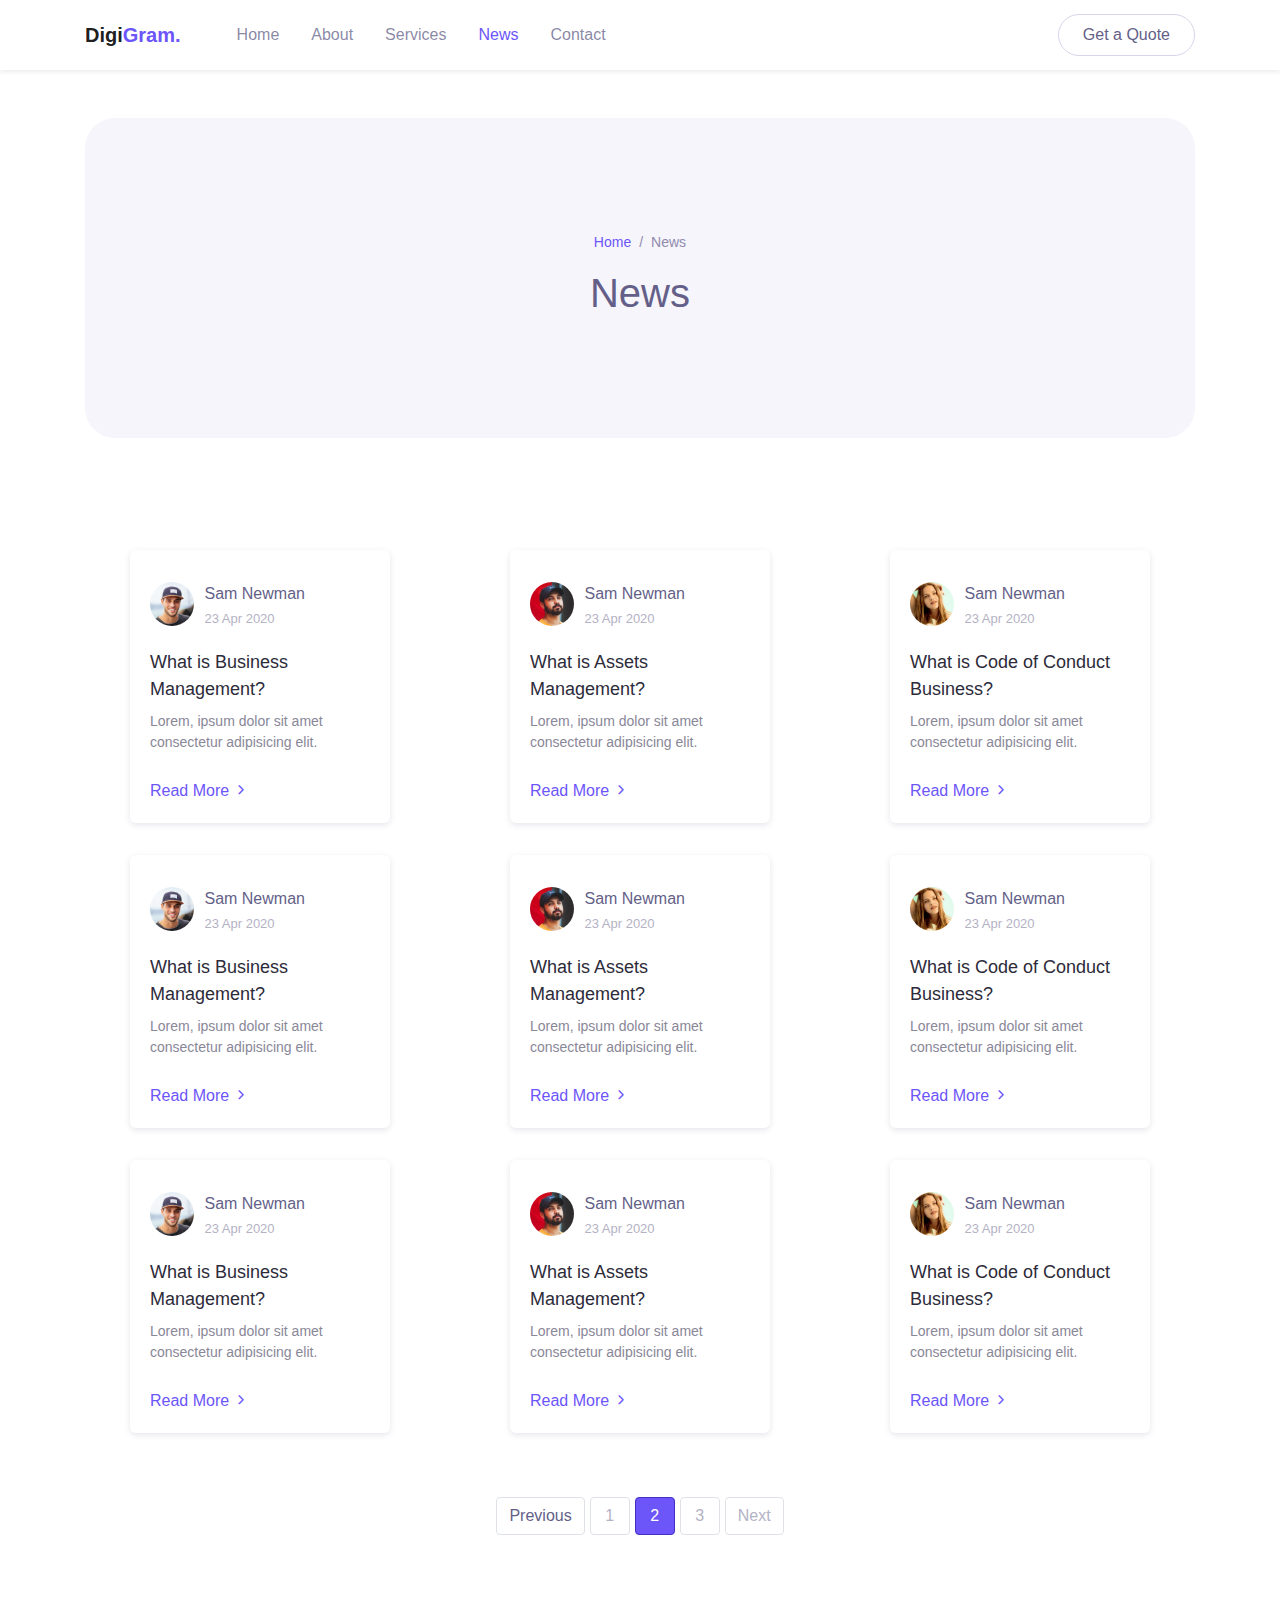
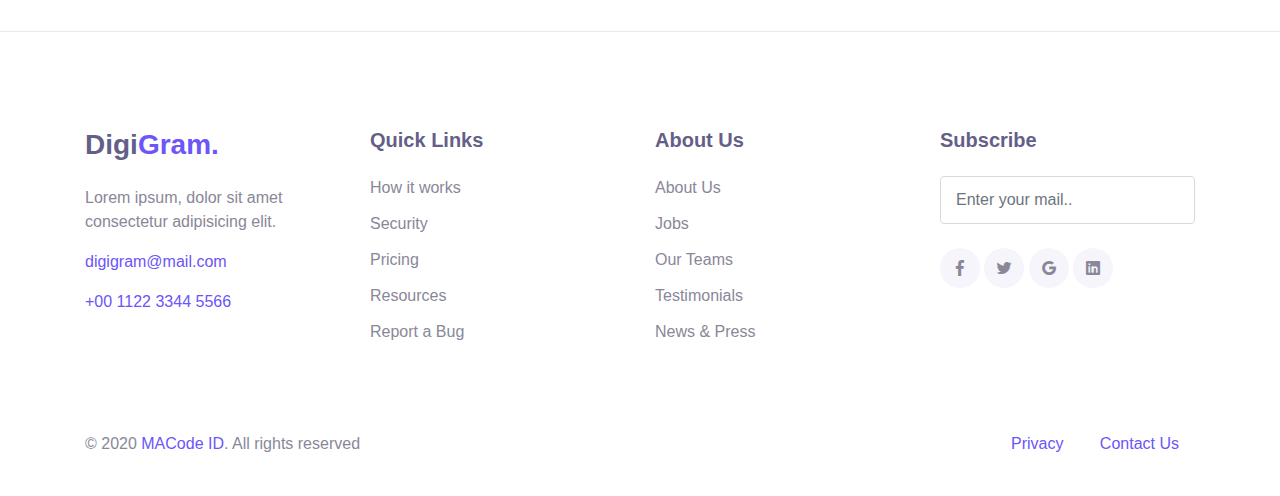
<file: html/blog.html>
<!DOCTYPE html>
<html lang="en">
<head>
  <meta charset="UTF-8">
  <meta name="viewport" content="width=device-width, initial-scale=1.0">

  <meta http-equiv="X-UA-Compatible" content="IE=edge">

  <meta name="copyright" content="MACode ID, https://macodeid.com">

  <title>DigiGram - Free Agency Template</title>

  <link rel="stylesheet" href="../assets/vendor/animate/animate.css">

  <link rel="stylesheet" href="../assets/css/bootstrap.css">

  <link rel="stylesheet" href="../assets/css/maicons.css">

  <link rel="stylesheet" href="../assets/vendor/owl-carousel/css/owl.carousel.css">

  <link rel="stylesheet" href="../assets/css/theme.css">

</head>
<body>

  <!-- Back to top button -->
  <div class="back-to-top"></div>

  <header>
    <nav class="navbar navbar-expand-lg navbar-light shadow-sm">
      <div class="container">
        <a href="index.html" class="navbar-brand">Digi<span class="text-primary">Gram.</span></a>

        <button class="navbar-toggler" data-toggle="collapse" data-target="#navbarContent" aria-controls="navbarContent" aria-expanded="false" aria-label="Toggle navigation">
          <span class="navbar-toggler-icon"></span>
        </button>

        <div class="navbar-collapse collapse" id="navbarContent">
          <ul class="navbar-nav ml-lg-4 pt-3 pt-lg-0">
            <li class="nav-item">
              <a href="index.html" class="nav-link">Home</a>
            </li>
            <li class="nav-item">
              <a href="about.html" class="nav-link">About</a>
            </li>
            <li class="nav-item">
              <a href="services.html" class="nav-link">Services</a>
            </li>
            <li class="nav-item active">
              <a href="blog.html" class="nav-link">News</a>
            </li>
            <li class="nav-item">
              <a href="contact.html" class="nav-link">Contact</a>
            </li>
          </ul>

          <div class="ml-auto">
            <a href="#" class="btn btn-outline rounded-pill">Get a Quote</a>
          </div>
        </div>
      </div>
    </nav>

    <div class="container mt-5">
      <div class="page-banner">
        <div class="row justify-content-center align-items-center h-100">
          <div class="col-md-6">
            <nav aria-label="Breadcrumb">
              <ul class="breadcrumb justify-content-center py-0 bg-transparent">
                <li class="breadcrumb-item"><a href="index.html">Home</a></li>
                <li class="breadcrumb-item active">News</li>
              </ul>
            </nav>
            <h1 class="text-center">News</h1>
          </div>
        </div>
      </div>
    </div>
  </header>

  <main>
    <div class="page-section">
      <div class="container">
        <div class="row">
          <div class="col-md-6 col-lg-4 py-3">
            <div class="card-blog">
              <div class="header">
                <div class="avatar">
                  <img src="../assets/img/person/person_1.jpg" alt="">
                </div>
                <div class="entry-footer">
                  <div class="post-author">Sam Newman</div>
                  <a href="#" class="post-date">23 Apr 2020</a>
                </div>
              </div>
              <div class="body">
                <div class="post-title"><a href="blog-single.html">What is Business Management?</a></div>
                <div class="post-excerpt">Lorem, ipsum dolor sit amet consectetur adipisicing elit.</div>
              </div>
              <div class="footer">
                <a href="blog-single.html">Read More <span class="mai-chevron-forward text-sm"></span></a>
              </div>
            </div>
          </div>
          <div class="col-md-6 col-lg-4 py-3">
            <div class="card-blog">
              <div class="header">
                <div class="avatar">
                  <img src="../assets/img/person/person_2.jpg" alt="">
                </div>
                <div class="entry-footer">
                  <div class="post-author">Sam Newman</div>
                  <a href="#" class="post-date">23 Apr 2020</a>
                </div>
              </div>
              <div class="body">
                <div class="post-title"><a href="blog-single.html">What is Assets Management?</a></div>
                <div class="post-excerpt">Lorem, ipsum dolor sit amet consectetur adipisicing elit.</div>
              </div>
              <div class="footer">
                <a href="blog-single.html">Read More <span class="mai-chevron-forward text-sm"></span></a>
              </div>
            </div>
          </div>
          <div class="col-md-6 col-lg-4 py-3">
            <div class="card-blog">
              <div class="header">
                <div class="avatar">
                  <img src="../assets/img/person/person_3.jpg" alt="">
                </div>
                <div class="entry-footer">
                  <div class="post-author">Sam Newman</div>
                  <a href="#" class="post-date">23 Apr 2020</a>
                </div>
              </div>
              <div class="body">
                <div class="post-title"><a href="blog-single.html">What is Code of Conduct Business?</a></div>
                <div class="post-excerpt">Lorem, ipsum dolor sit amet consectetur adipisicing elit.</div>
              </div>
              <div class="footer">
                <a href="blog-single.html">Read More <span class="mai-chevron-forward text-sm"></span></a>
              </div>
            </div>
          </div>

          <div class="col-md-6 col-lg-4 py-3">
            <div class="card-blog">
              <div class="header">
                <div class="avatar">
                  <img src="../assets/img/person/person_1.jpg" alt="">
                </div>
                <div class="entry-footer">
                  <div class="post-author">Sam Newman</div>
                  <a href="#" class="post-date">23 Apr 2020</a>
                </div>
              </div>
              <div class="body">
                <div class="post-title"><a href="blog-single.html">What is Business Management?</a></div>
                <div class="post-excerpt">Lorem, ipsum dolor sit amet consectetur adipisicing elit.</div>
              </div>
              <div class="footer">
                <a href="blog-single.html">Read More <span class="mai-chevron-forward text-sm"></span></a>
              </div>
            </div>
          </div>
          <div class="col-md-6 col-lg-4 py-3">
            <div class="card-blog">
              <div class="header">
                <div class="avatar">
                  <img src="../assets/img/person/person_2.jpg" alt="">
                </div>
                <div class="entry-footer">
                  <div class="post-author">Sam Newman</div>
                  <a href="#" class="post-date">23 Apr 2020</a>
                </div>
              </div>
              <div class="body">
                <div class="post-title"><a href="blog-single.html">What is Assets Management?</a></div>
                <div class="post-excerpt">Lorem, ipsum dolor sit amet consectetur adipisicing elit.</div>
              </div>
              <div class="footer">
                <a href="blog-single.html">Read More <span class="mai-chevron-forward text-sm"></span></a>
              </div>
            </div>
          </div>
          <div class="col-md-6 col-lg-4 py-3">
            <div class="card-blog">
              <div class="header">
                <div class="avatar">
                  <img src="../assets/img/person/person_3.jpg" alt="">
                </div>
                <div class="entry-footer">
                  <div class="post-author">Sam Newman</div>
                  <a href="#" class="post-date">23 Apr 2020</a>
                </div>
              </div>
              <div class="body">
                <div class="post-title"><a href="blog-single.html">What is Code of Conduct Business?</a></div>
                <div class="post-excerpt">Lorem, ipsum dolor sit amet consectetur adipisicing elit.</div>
              </div>
              <div class="footer">
                <a href="blog-single.html">Read More <span class="mai-chevron-forward text-sm"></span></a>
              </div>
            </div>
          </div>

          <div class="col-md-6 col-lg-4 py-3">
            <div class="card-blog">
              <div class="header">
                <div class="avatar">
                  <img src="../assets/img/person/person_1.jpg" alt="">
                </div>
                <div class="entry-footer">
                  <div class="post-author">Sam Newman</div>
                  <a href="#" class="post-date">23 Apr 2020</a>
                </div>
              </div>
              <div class="body">
                <div class="post-title"><a href="blog-single.html">What is Business Management?</a></div>
                <div class="post-excerpt">Lorem, ipsum dolor sit amet consectetur adipisicing elit.</div>
              </div>
              <div class="footer">
                <a href="blog-single.html">Read More <span class="mai-chevron-forward text-sm"></span></a>
              </div>
            </div>
          </div>
          <div class="col-md-6 col-lg-4 py-3">
            <div class="card-blog">
              <div class="header">
                <div class="avatar">
                  <img src="../assets/img/person/person_2.jpg" alt="">
                </div>
                <div class="entry-footer">
                  <div class="post-author">Sam Newman</div>
                  <a href="#" class="post-date">23 Apr 2020</a>
                </div>
              </div>
              <div class="body">
                <div class="post-title"><a href="blog-single.html">What is Assets Management?</a></div>
                <div class="post-excerpt">Lorem, ipsum dolor sit amet consectetur adipisicing elit.</div>
              </div>
              <div class="footer">
                <a href="blog-single.html">Read More <span class="mai-chevron-forward text-sm"></span></a>
              </div>
            </div>
          </div>
          <div class="col-md-6 col-lg-4 py-3">
            <div class="card-blog">
              <div class="header">
                <div class="avatar">
                  <img src="../assets/img/person/person_3.jpg" alt="">
                </div>
                <div class="entry-footer">
                  <div class="post-author">Sam Newman</div>
                  <a href="#" class="post-date">23 Apr 2020</a>
                </div>
              </div>
              <div class="body">
                <div class="post-title"><a href="blog-single.html">What is Code of Conduct Business?</a></div>
                <div class="post-excerpt">Lorem, ipsum dolor sit amet consectetur adipisicing elit.</div>
              </div>
              <div class="footer">
                <a href="blog-single.html">Read More <span class="mai-chevron-forward text-sm"></span></a>
              </div>
            </div>
          </div>

          <div class="col-12 mt-5">
            <nav aria-label="Page Navigation">
              <ul class="pagination justify-content-center">
                <li class="page-item disabled">
                  <a class="page-link" href="#" tabindex="-1" aria-disabled="true">Previous</a>
                </li>
                <li class="page-item"><a class="page-link" href="#">1</a></li>
                <li class="page-item active" aria-current="page">
                  <a class="page-link" href="#">2 <span class="sr-only">(current)</span></a>
                </li>
                <li class="page-item"><a class="page-link" href="#">3</a></li>
                <li class="page-item">
                  <a class="page-link" href="#">Next</a>
                </li>
              </ul>
            </nav>
          </div>

        </div>
  
      </div>
    </div>
  </main>

  <footer class="page-footer">
    <div class="container">
      <div class="row justify-content-center mb-5">
        <div class="col-lg-3 py-3">
          <h3>Digi<span class="text-primary">Gram.</span></h3>
          <p>Lorem ipsum, dolor sit amet consectetur adipisicing elit.</p>

          <p><a href="#" >digigram@mail.com</a></p>
          <p><a href="#">+00 1122 3344 5566</a></p>
        </div>
        <div class="col-lg-3 py-3">
          <h5>Quick Links</h5>
          <ul class="footer-menu">
            <li><a href="#">How it works</a></li>
            <li><a href="#">Security</a></li>
            <li><a href="#">Pricing</a></li>
            <li><a href="#">Resources</a></li>
            <li><a href="#">Report a Bug</a></li>
          </ul>
        </div>
        <div class="col-lg-3 py-3">
          <h5>About Us</h5>
          <ul class="footer-menu">
            <li><a href="#">About Us</a></li>
            <li><a href="#">Jobs</a></li>
            <li><a href="#">Our Teams</a></li>
            <li><a href="#">Testimonials</a></li>
            <li><a href="#">News & Press</a></li>
          </ul>
        </div>
        <div class="col-lg-3 py-3">
          <h5>Subscribe</h5>
          <form action="#">
            <input type="text" class="form-control" placeholder="Enter your mail..">
          </form>

          <div class="sosmed-button mt-4">
            <a href="#"><span class="mai-logo-facebook-f"></span></a>
            <a href="#"><span class="mai-logo-twitter"></span></a>
            <a href="#"><span class="mai-logo-google"></span></a>
            <a href="#"><span class="mai-logo-linkedin"></span></a>
          </div>
        </div>
      </div>

      <div class="row">
        <div class="col-sm-6 py-2">
          <p id="copyright">&copy; 2020 <a href="https://macodeid.com/">MACode ID</a>. All rights reserved</p>
        </div>
        <div class="col-sm-6 py-2 text-right">
          <div class="d-inline-block px-3">
            <a href="#">Privacy</a>
          </div>
          <div class="d-inline-block px-3">
            <a href="#">Contact Us</a>
          </div>
        </div>
      </div>
    </div> <!-- .container -->
  </footer> <!-- .page-footer -->


  <script src="../assets/js/jquery-3.5.1.min.js"></script>

  <script src="../assets/js/bootstrap.bundle.min.js"></script>

  <script src="../assets/vendor/wow/wow.min.js"></script>

  <script src="../assets/vendor/owl-carousel/js/owl.carousel.min.js"></script>

  <script src="../assets/vendor/waypoints/jquery.waypoints.min.js"></script>

  <script src="../assets/vendor/animateNumber/jquery.animateNumber.min.js"></script>

  <script src="../assets/js/google-maps.js"></script>

  <script src="../assets/js/theme.js"></script>

</body>
</html>
</file>
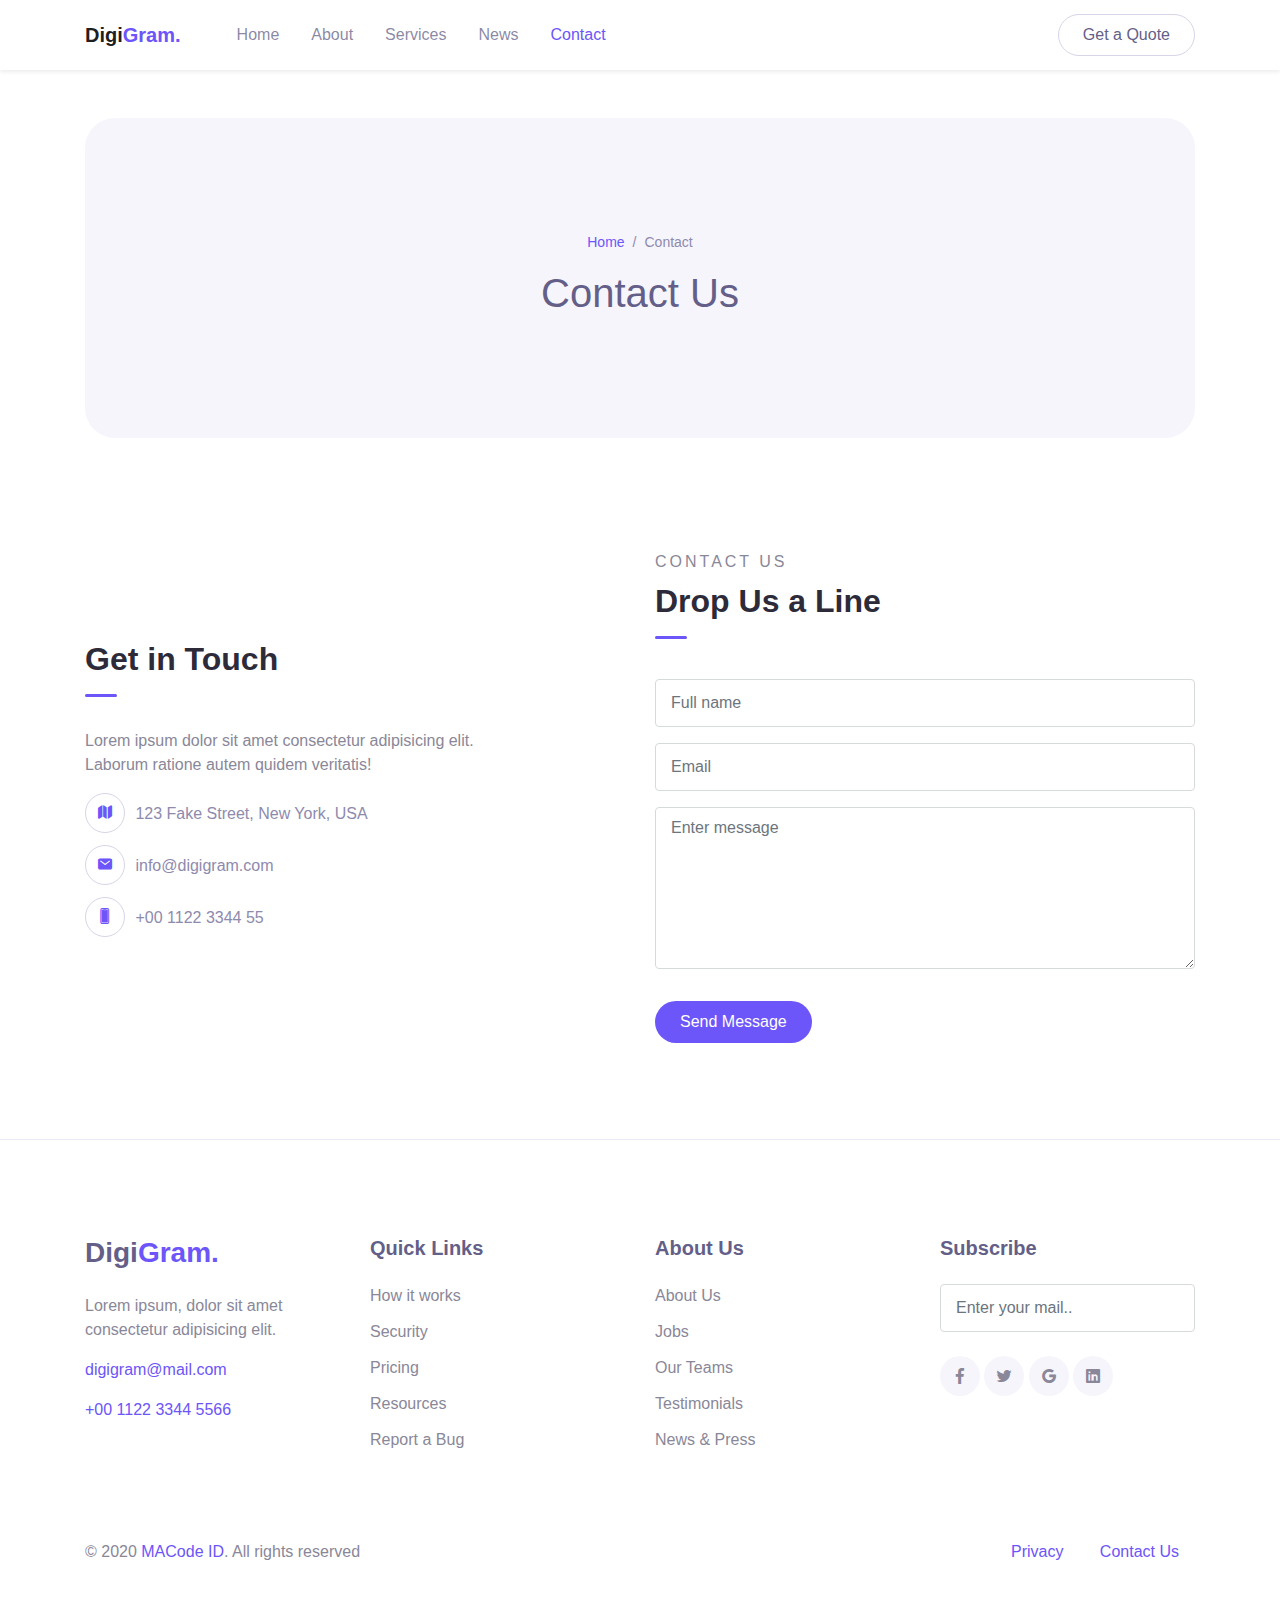
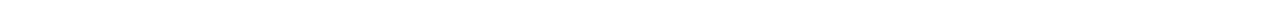
<file: html/contact.html>
<!DOCTYPE html>
<html lang="en">
<head>
  <meta charset="UTF-8">
  <meta name="viewport" content="width=device-width, initial-scale=1.0">

  <meta http-equiv="X-UA-Compatible" content="IE=edge">

  <meta name="copyright" content="MACode ID, https://macodeid.com">

  <title>DigiGram - Free Agency Template</title>

  <link rel="stylesheet" href="../assets/vendor/animate/animate.css">

  <link rel="stylesheet" href="../assets/css/bootstrap.css">

  <link rel="stylesheet" href="../assets/css/maicons.css">

  <link rel="stylesheet" href="../assets/vendor/owl-carousel/css/owl.carousel.css">

  <link rel="stylesheet" href="../assets/css/theme.css">

</head>
<body>

  <!-- Back to top button -->
  <div class="back-to-top"></div>

  <header>
    <nav class="navbar navbar-expand-lg navbar-light shadow-sm">
      <div class="container">
        <a href="index.html" class="navbar-brand">Digi<span class="text-primary">Gram.</span></a>

        <button class="navbar-toggler" data-toggle="collapse" data-target="#navbarContent" aria-controls="navbarContent" aria-expanded="false" aria-label="Toggle navigation">
          <span class="navbar-toggler-icon"></span>
        </button>

        <div class="navbar-collapse collapse" id="navbarContent">
          <ul class="navbar-nav ml-lg-4 pt-3 pt-lg-0">
            <li class="nav-item">
              <a href="index.html" class="nav-link">Home</a>
            </li>
            <li class="nav-item">
              <a href="about.html" class="nav-link">About</a>
            </li>
            <li class="nav-item">
              <a href="services.html" class="nav-link">Services</a>
            </li>
            <li class="nav-item">
              <a href="blog.html" class="nav-link">News</a>
            </li>
            <li class="nav-item active">
              <a href="contact.html" class="nav-link">Contact</a>
            </li>
          </ul>

          <div class="ml-auto">
            <a href="#" class="btn btn-outline rounded-pill">Get a Quote</a>
          </div>
        </div>
      </div>
    </nav>

    <div class="container mt-5">
      <div class="page-banner">
        <div class="row justify-content-center align-items-center h-100">
          <div class="col-md-6">
            <nav aria-label="Breadcrumb">
              <ul class="breadcrumb justify-content-center py-0 bg-transparent">
                <li class="breadcrumb-item"><a href="index.html">Home</a></li>
                <li class="breadcrumb-item active">Contact</li>
              </ul>
            </nav>
            <h1 class="text-center">Contact Us</h1>
          </div>
        </div>
      </div>
    </div>
  </header>

  <main>
    <div class="page-section">
      <div class="container">
        <div class="row align-items-center">
          <div class="col-lg-6 py-3">
            <h2 class="title-section">Get in Touch</h2>
            <div class="divider"></div>
            <p>Lorem ipsum dolor sit amet consectetur adipisicing elit.<br> Laborum ratione autem quidem veritatis!</p>
  
            <ul class="contact-list">
              <li>
                <div class="icon"><span class="mai-map"></span></div>
                <div class="content">123 Fake Street, New York, USA</div>
              </li>
              <li>
                <div class="icon"><span class="mai-mail"></span></div>
                <div class="content"><a href="#">info@digigram.com</a></div>
              </li>
              <li>
                <div class="icon"><span class="mai-phone-portrait"></span></div>
                <div class="content"><a href="#">+00 1122 3344 55</a></div>
              </li>
            </ul>
          </div>
          <div class="col-lg-6 py-3">
            <div class="subhead">Contact Us</div>
            <h2 class="title-section">Drop Us a Line</h2>
            <div class="divider"></div>
            
            <form action="#">
              <div class="py-2">
                <input type="text" class="form-control" placeholder="Full name">
              </div>
              <div class="py-2">
                <input type="text" class="form-control" placeholder="Email">
              </div>
              <div class="py-2">
                <textarea rows="6" class="form-control" placeholder="Enter message"></textarea>
              </div>
              <button type="submit" class="btn btn-primary rounded-pill mt-4">Send Message</button>
            </form>
          </div>
        </div>
      </div> <!-- .container -->
    </div> <!-- .page-section -->
  </main>

  <footer class="page-footer">
    <div class="container">
      <div class="row justify-content-center mb-5">
        <div class="col-lg-3 py-3">
          <h3>Digi<span class="text-primary">Gram.</span></h3>
          <p>Lorem ipsum, dolor sit amet consectetur adipisicing elit.</p>

          <p><a href="#" >digigram@mail.com</a></p>
          <p><a href="#">+00 1122 3344 5566</a></p>
        </div>
        <div class="col-lg-3 py-3">
          <h5>Quick Links</h5>
          <ul class="footer-menu">
            <li><a href="#">How it works</a></li>
            <li><a href="#">Security</a></li>
            <li><a href="#">Pricing</a></li>
            <li><a href="#">Resources</a></li>
            <li><a href="#">Report a Bug</a></li>
          </ul>
        </div>
        <div class="col-lg-3 py-3">
          <h5>About Us</h5>
          <ul class="footer-menu">
            <li><a href="#">About Us</a></li>
            <li><a href="#">Jobs</a></li>
            <li><a href="#">Our Teams</a></li>
            <li><a href="#">Testimonials</a></li>
            <li><a href="#">News & Press</a></li>
          </ul>
        </div>
        <div class="col-lg-3 py-3">
          <h5>Subscribe</h5>
          <form action="#">
            <input type="text" class="form-control" placeholder="Enter your mail..">
          </form>

          <div class="sosmed-button mt-4">
            <a href="#"><span class="mai-logo-facebook-f"></span></a>
            <a href="#"><span class="mai-logo-twitter"></span></a>
            <a href="#"><span class="mai-logo-google"></span></a>
            <a href="#"><span class="mai-logo-linkedin"></span></a>
          </div>
        </div>
      </div>

      <div class="row">
        <div class="col-sm-6 py-2">
          <p id="copyright">&copy; 2020 <a href="https://macodeid.com/">MACode ID</a>. All rights reserved</p>
        </div>
        <div class="col-sm-6 py-2 text-right">
          <div class="d-inline-block px-3">
            <a href="#">Privacy</a>
          </div>
          <div class="d-inline-block px-3">
            <a href="#">Contact Us</a>
          </div>
        </div>
      </div>
    </div> <!-- .container -->
  </footer> <!-- .page-footer -->


  <script src="../assets/js/jquery-3.5.1.min.js"></script>

  <script src="../assets/js/bootstrap.bundle.min.js"></script>

  <script src="../assets/vendor/wow/wow.min.js"></script>

  <script src="../assets/vendor/owl-carousel/js/owl.carousel.min.js"></script>

  <script src="../assets/vendor/waypoints/jquery.waypoints.min.js"></script>

  <script src="../assets/vendor/animateNumber/jquery.animateNumber.min.js"></script>

  <script src="../assets/js/google-maps.js"></script>

  <script src="../assets/js/theme.js"></script>

  <!-- <script async defer src="https://maps.googleapis.com/maps/api/js?key=AIzaSyAIA_zqjFMsJM_sxP9-6Pde5vVCTyJmUHM&callback=initMap"></script> -->


</body>
</html>
</file>
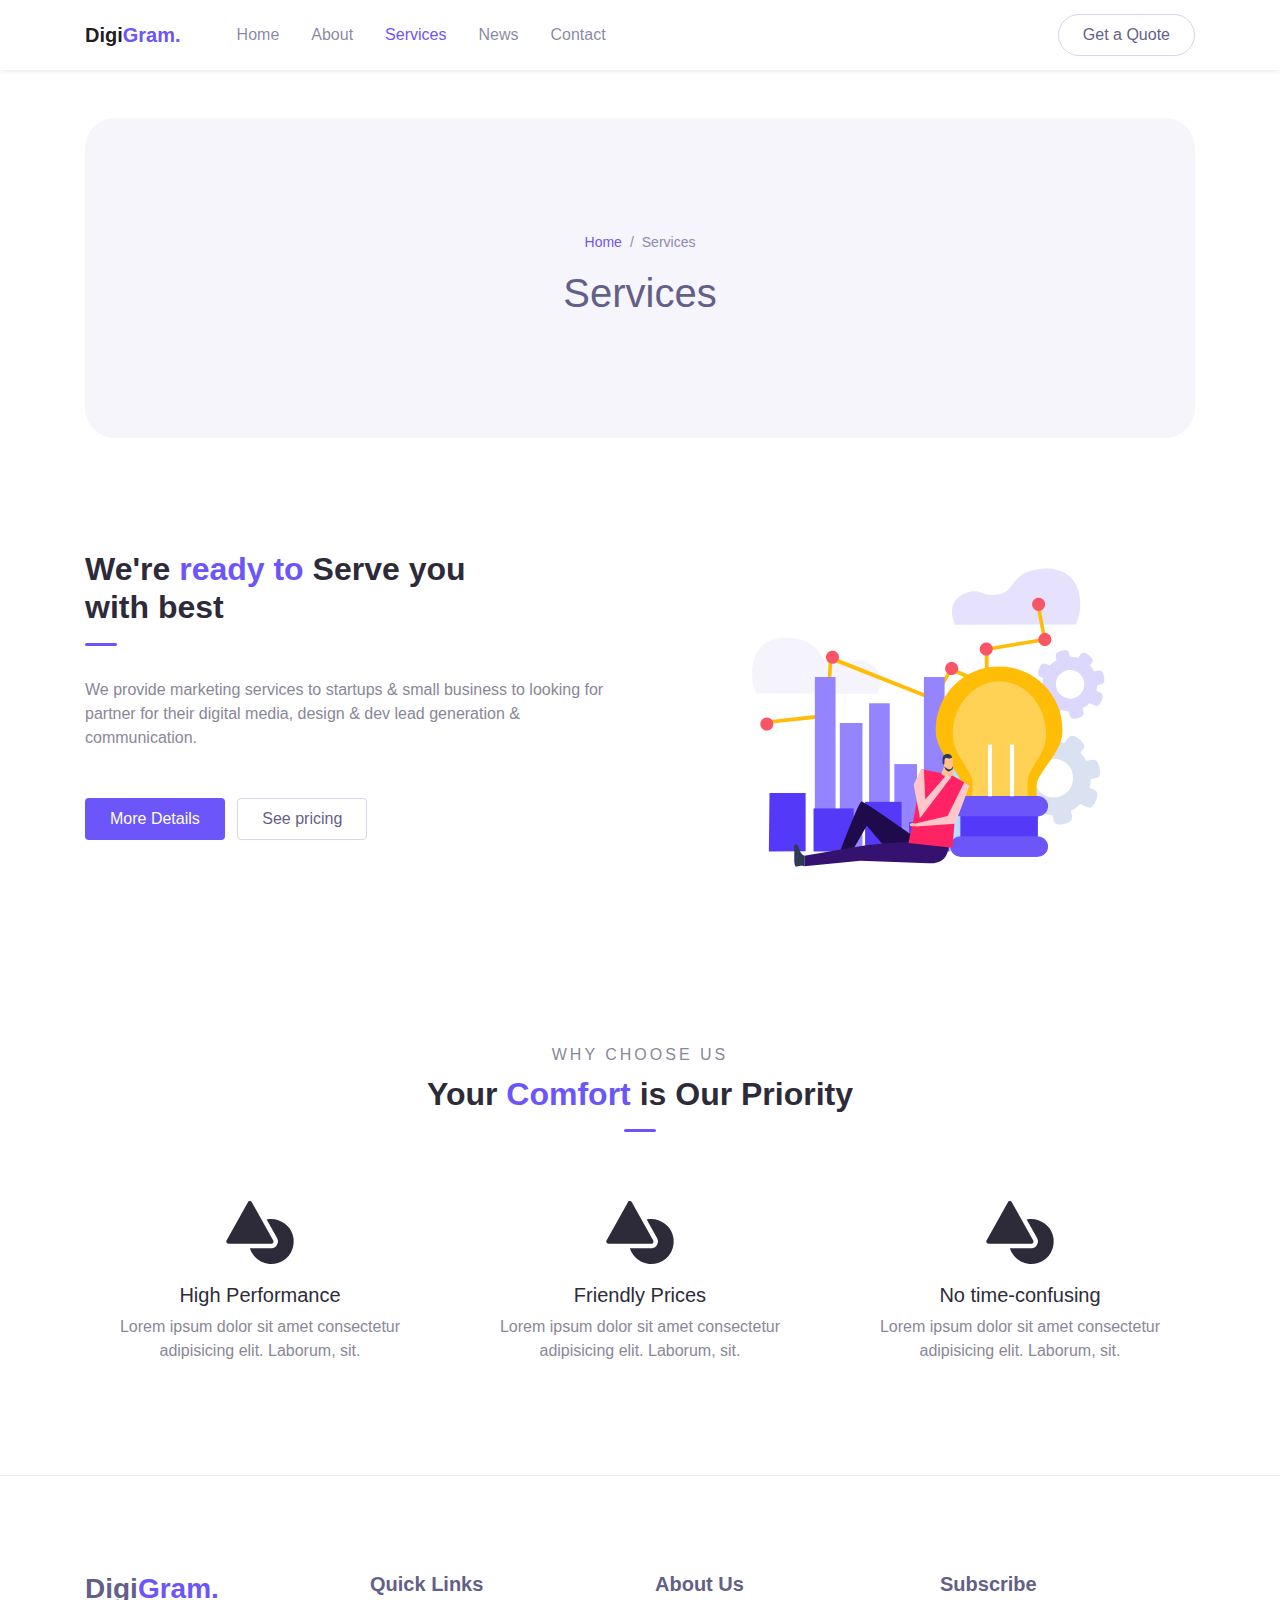
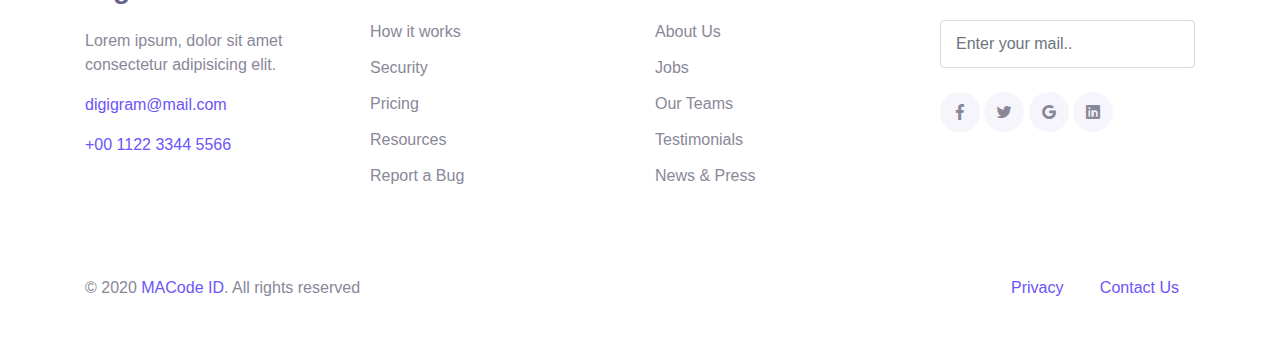
<file: html/services.html>
<!DOCTYPE html>
<html lang="en">
<head>
  <meta charset="UTF-8">
  <meta name="viewport" content="width=device-width, initial-scale=1.0">

  <meta http-equiv="X-UA-Compatible" content="IE=edge">

  <meta name="copyright" content="MACode ID, https://macodeid.com">

  <title>DigiGram - Free Agency Template</title>

  <link rel="stylesheet" href="../assets/vendor/animate/animate.css">

  <link rel="stylesheet" href="../assets/css/bootstrap.css">

  <link rel="stylesheet" href="../assets/css/maicons.css">

  <link rel="stylesheet" href="../assets/vendor/owl-carousel/css/owl.carousel.css">

  <link rel="stylesheet" href="../assets/css/theme.css">

</head>
<body>

  <!-- Back to top button -->
  <div class="back-to-top"></div>

  <header>
    <nav class="navbar navbar-expand-lg navbar-light shadow-sm">
      <div class="container">
        <a href="index.html" class="navbar-brand">Digi<span class="text-primary">Gram.</span></a>

        <button class="navbar-toggler" data-toggle="collapse" data-target="#navbarContent" aria-controls="navbarContent" aria-expanded="false" aria-label="Toggle navigation">
          <span class="navbar-toggler-icon"></span>
        </button>

        <div class="navbar-collapse collapse" id="navbarContent">
          <ul class="navbar-nav ml-lg-4 pt-3 pt-lg-0">
            <li class="nav-item">
              <a href="index.html" class="nav-link">Home</a>
            </li>
            <li class="nav-item">
              <a href="about.html" class="nav-link">About</a>
            </li>
            <li class="nav-item active">
              <a href="services.html" class="nav-link">Services</a>
            </li>
            <li class="nav-item">
              <a href="blog.html" class="nav-link">News</a>
            </li>
            <li class="nav-item">
              <a href="contact.html" class="nav-link">Contact</a>
            </li>
          </ul>

          <div class="ml-auto">
            <a href="#" class="btn btn-outline rounded-pill">Get a Quote</a>
          </div>
        </div>
      </div>
    </nav>

    <div class="container mt-5">
      <div class="page-banner">
        <div class="row justify-content-center align-items-center h-100">
          <div class="col-md-6">
            <nav aria-label="Breadcrumb">
              <ul class="breadcrumb justify-content-center py-0 bg-transparent">
                <li class="breadcrumb-item"><a href="index.html">Home</a></li>
                <li class="breadcrumb-item active">Services</li>
              </ul>
            </nav>
            <h1 class="text-center">Services</h1>
          </div>
        </div>
      </div>
    </div>
  </header>

  <main>
    <div class="page-section">
      <div class="container">
        <div class="row">
          <div class="col-lg-6 py-3">
            <h2 class="title-section">We're <span class="marked">ready to</span> Serve you with best</h2>
            <div class="divider"></div>
            <p class="mb-5">We provide marketing services to startups & small business to looking for partner for their digital media, design & dev lead generation & communication.</p>
            <a href="#" class="btn btn-primary">More Details</a>
            <a href="#" class="btn btn-outline ml-2">See pricing</a>
          </div>
          <div class="col-lg-6 py-3">
            <div class="img-place text-center">
              <img src="../assets/img/bg_image_3.png" alt="">
            </div>
          </div>
        </div>
      </div> <!-- .container -->
    </div> <!-- .page-section -->
  
    <div class="page-section">
      <div class="container">
        <div class="text-center">
          <div class="subhead">Why Choose Us</div>
          <h2 class="title-section">Your <span class="marked">Comfort</span> is Our Priority</h2>
          <div class="divider mx-auto"></div>
        </div>
  
        <div class="row mt-5 text-center">
          <div class="col-lg-4 py-3">
            <div class="display-3"><span class="mai-shapes"></span></div>
            <h5>High Performance</h5>
            <p>Lorem ipsum dolor sit amet consectetur adipisicing elit. Laborum, sit.</p>
          </div>
          <div class="col-lg-4 py-3">
            <div class="display-3"><span class="mai-shapes"></span></div>
            <h5>Friendly Prices</h5>
            <p>Lorem ipsum dolor sit amet consectetur adipisicing elit. Laborum, sit.</p>
          </div>
          <div class="col-lg-4 py-3">
            <div class="display-3"><span class="mai-shapes"></span></div>
            <h5>No time-confusing</h5>
            <p>Lorem ipsum dolor sit amet consectetur adipisicing elit. Laborum, sit.</p>
          </div>
        </div>
      </div> <!-- .container -->
    </div> <!-- .page-section -->
  </main>

  <footer class="page-footer">
    <div class="container">
      <div class="row justify-content-center mb-5">
        <div class="col-lg-3 py-3">
          <h3>Digi<span class="text-primary">Gram.</span></h3>
          <p>Lorem ipsum, dolor sit amet consectetur adipisicing elit.</p>

          <p><a href="#" >digigram@mail.com</a></p>
          <p><a href="#">+00 1122 3344 5566</a></p>
        </div>
        <div class="col-lg-3 py-3">
          <h5>Quick Links</h5>
          <ul class="footer-menu">
            <li><a href="#">How it works</a></li>
            <li><a href="#">Security</a></li>
            <li><a href="#">Pricing</a></li>
            <li><a href="#">Resources</a></li>
            <li><a href="#">Report a Bug</a></li>
          </ul>
        </div>
        <div class="col-lg-3 py-3">
          <h5>About Us</h5>
          <ul class="footer-menu">
            <li><a href="#">About Us</a></li>
            <li><a href="#">Jobs</a></li>
            <li><a href="#">Our Teams</a></li>
            <li><a href="#">Testimonials</a></li>
            <li><a href="#">News & Press</a></li>
          </ul>
        </div>
        <div class="col-lg-3 py-3">
          <h5>Subscribe</h5>
          <form action="#">
            <input type="text" class="form-control" placeholder="Enter your mail..">
          </form>

          <div class="sosmed-button mt-4">
            <a href="#"><span class="mai-logo-facebook-f"></span></a>
            <a href="#"><span class="mai-logo-twitter"></span></a>
            <a href="#"><span class="mai-logo-google"></span></a>
            <a href="#"><span class="mai-logo-linkedin"></span></a>
          </div>
        </div>
      </div>

      <div class="row">
        <div class="col-sm-6 py-2">
          <p id="copyright">&copy; 2020 <a href="https://macodeid.com/">MACode ID</a>. All rights reserved</p>
        </div>
        <div class="col-sm-6 py-2 text-right">
          <div class="d-inline-block px-3">
            <a href="#">Privacy</a>
          </div>
          <div class="d-inline-block px-3">
            <a href="#">Contact Us</a>
          </div>
        </div>
      </div>
    </div> <!-- .container -->
  </footer> <!-- .page-footer -->


  <script src="../assets/js/jquery-3.5.1.min.js"></script>

  <script src="../assets/js/bootstrap.bundle.min.js"></script>

  <script src="../assets/vendor/wow/wow.min.js"></script>

  <script src="../assets/vendor/owl-carousel/js/owl.carousel.min.js"></script>

  <script src="../assets/vendor/waypoints/jquery.waypoints.min.js"></script>

  <script src="../assets/vendor/animateNumber/jquery.animateNumber.min.js"></script>

  <script src="../assets/js/google-maps.js"></script>

  <script src="../assets/js/theme.js"></script>


</body>
</html>
</file>
<file: assets/css/maicons.css>
@font-face {
  font-family: 'maicons';
  src:  url('../fonts/maicons.eot?c9nlkl');
  src:  url('../fonts/maicons.eot?c9nlkl#iefix') format('embedded-opentype'),
    url('../fonts/maicons.ttf?c9nlkl') format('truetype'),
    url('../fonts/maicons.woff?c9nlkl') format('woff'),
    url('../fonts/maicons.svg?c9nlkl#maicons') format('svg');
  font-weight: normal;
  font-style: normal;
  font-display: block;
}

[class^="mai-"], [class*=" mai-"] {
  /* use !important to prevent issues with browser extensions that change fonts */
  font-family: 'maicons' !important;
  speak: none;
  font-style: normal;
  font-weight: normal;
  font-variant: normal;
  text-transform: none;
  line-height: 1;

  /* Better Font Rendering =========== */
  -webkit-font-smoothing: antialiased;
  -moz-osx-font-smoothing: grayscale;
}

.mai-add:before {
  content: "\e900";
}
.mai-add-circle:before {
  content: "\e901";
}
.mai-add-circle-outline:before {
  content: "\e902";
}
.mai-airplane:before {
  content: "\e903";
}
.mai-airplane-outline:before {
  content: "\e904";
}
.mai-alarm:before {
  content: "\e905";
}
.mai-alarm-outline:before {
  content: "\e906";
}
.mai-albums:before {
  content: "\e907";
}
.mai-albums-outline:before {
  content: "\e908";
}
.mai-alert:before {
  content: "\e909";
}
.mai-alert-circle:before {
  content: "\e90a";
}
.mai-alert-circle-outline:before {
  content: "\e90b";
}
.mai-analytics:before {
  content: "\e90c";
}
.mai-analytics-outline:before {
  content: "\e90d";
}
.mai-aperture:before {
  content: "\e90e";
}
.mai-aperture-outline:before {
  content: "\e90f";
}
.mai-apps:before {
  content: "\e910";
}
.mai-apps-outline:before {
  content: "\e911";
}
.mai-archive:before {
  content: "\e912";
}
.mai-archive-outline:before {
  content: "\e913";
}
.mai-arrow-back:before {
  content: "\e914";
}
.mai-arrow-back-circle:before {
  content: "\e915";
}
.mai-arrow-back-circle-outline:before {
  content: "\e916";
}
.mai-arrow-down:before {
  content: "\e917";
}
.mai-arrow-down-circle:before {
  content: "\e918";
}
.mai-arrow-down-circle-outline:before {
  content: "\e919";
}
.mai-arrow-forward:before {
  content: "\e91a";
}
.mai-arrow-forward-circle:before {
  content: "\e91b";
}
.mai-arrow-forward-circle-outline:before {
  content: "\e91c";
}
.mai-arrow-redo:before {
  content: "\e91d";
}
.mai-arrow-redo-circle:before {
  content: "\e91e";
}
.mai-arrow-redo-circle-outline:before {
  content: "\e91f";
}
.mai-arrow-redo-outline:before {
  content: "\e920";
}
.mai-arrow-undo:before {
  content: "\e921";
}
.mai-arrow-undo-circle:before {
  content: "\e922";
}
.mai-arrow-undo-circle-outline:before {
  content: "\e923";
}
.mai-arrow-undo-outline:before {
  content: "\e924";
}
.mai-arrow-up:before {
  content: "\e925";
}
.mai-arrow-up-circle:before {
  content: "\e926";
}
.mai-arrow-up-circle-outline:before {
  content: "\e927";
}
.mai-at:before {
  content: "\e928";
}
.mai-at-circle:before {
  content: "\e929";
}
.mai-at-circle-outline:before {
  content: "\e92a";
}
.mai-attach:before {
  content: "\e92b";
}
.mai-attach-outline:before {
  content: "\e92c";
}
.mai-backspace:before {
  content: "\e92d";
}
.mai-backspace-outline:before {
  content: "\e92e";
}
.mai-bandage:before {
  content: "\e92f";
}
.mai-bandage-outline:before {
  content: "\e930";
}
.mai-bar-chart:before {
  content: "\e932";
}
.mai-bar-chart-outline:before {
  content: "\e933";
}
.mai-barbell:before {
  content: "\e931";
}
.mai-barcode:before {
  content: "\e934";
}
.mai-barcode-outline:before {
  content: "\e935";
}
.mai-baseball:before {
  content: "\e936";
}
.mai-baseball-outline:before {
  content: "\e937";
}
.mai-basket:before {
  content: "\e938";
}
.mai-basket-outline:before {
  content: "\e93b";
}
.mai-basketball:before {
  content: "\e939";
}
.mai-basketball-outline:before {
  content: "\e93a";
}
.mai-battery-charging:before {
  content: "\e93c";
}
.mai-battery-dead:before {
  content: "\e93d";
}
.mai-battery-full:before {
  content: "\e93e";
}
.mai-battery-half:before {
  content: "\e93f";
}
.mai-beaker:before {
  content: "\e940";
}
.mai-beaker-outline:before {
  content: "\e941";
}
.mai-bed:before {
  content: "\e942";
}
.mai-bed-outline:before {
  content: "\e943";
}
.mai-beer:before {
  content: "\e944";
}
.mai-beer-outline:before {
  content: "\e945";
}
.mai-bicycle:before {
  content: "\e946";
}
.mai-bluetooth:before {
  content: "\e947";
}
.mai-boat:before {
  content: "\e948";
}
.mai-boat-outline:before {
  content: "\e949";
}
.mai-body:before {
  content: "\e94a";
}
.mai-body-outline:before {
  content: "\e94b";
}
.mai-bonfire:before {
  content: "\e94c";
}
.mai-bonfire-outline:before {
  content: "\e94d";
}
.mai-book:before {
  content: "\e94e";
}
.mai-book-outline:before {
  content: "\e953";
}
.mai-bookmark:before {
  content: "\e94f";
}
.mai-bookmark-outline:before {
  content: "\e950";
}
.mai-bookmarks:before {
  content: "\e951";
}
.mai-bookmarks-outline:before {
  content: "\e952";
}
.mai-briefcase:before {
  content: "\e954";
}
.mai-briefcase-outline:before {
  content: "\e955";
}
.mai-browsers:before {
  content: "\e956";
}
.mai-browsers-outline:before {
  content: "\e957";
}
.mai-brush:before {
  content: "\e958";
}
.mai-brush-outline:before {
  content: "\e959";
}
.mai-bug:before {
  content: "\e95a";
}
.mai-bug-outline:before {
  content: "\e95b";
}
.mai-build:before {
  content: "\e95c";
}
.mai-build-outline:before {
  content: "\e95d";
}
.mai-bulb:before {
  content: "\e95e";
}
.mai-bulb-outline:before {
  content: "\e95f";
}
.mai-bus:before {
  content: "\e960";
}
.mai-bus-outline:before {
  content: "\e963";
}
.mai-business:before {
  content: "\e961";
}
.mai-business-outline:before {
  content: "\e962";
}
.mai-cafe:before {
  content: "\e964";
}
.mai-cafe-outline:before {
  content: "\e965";
}
.mai-calculator:before {
  content: "\e966";
}
.mai-calculator-outline:before {
  content: "\e967";
}
.mai-calendar:before {
  content: "\e968";
}
.mai-calendar-outline:before {
  content: "\e969";
}
.mai-call:before {
  content: "\e96a";
}
.mai-call-outline:before {
  content: "\e96b";
}
.mai-camera:before {
  content: "\e96c";
}
.mai-camera-outline:before {
  content: "\e96d";
}
.mai-camera-reverse:before {
  content: "\e96e";
}
.mai-camera-reverse-outline:before {
  content: "\e96f";
}
.mai-car:before {
  content: "\e970";
}
.mai-car-outline:before {
  content: "\e97f";
}
.mai-car-sport:before {
  content: "\e980";
}
.mai-car-sport-outline:before {
  content: "\e981";
}
.mai-card:before {
  content: "\e971";
}
.mai-card-outline:before {
  content: "\e972";
}
.mai-caret-back:before {
  content: "\e973";
}
.mai-caret-back-circle:before {
  content: "\e974";
}
.mai-caret-back-circle-outline:before {
  content: "\e975";
}
.mai-caret-down:before {
  content: "\e976";
}
.mai-caret-down-circle:before {
  content: "\e977";
}
.mai-caret-down-circle-outline:before {
  content: "\e978";
}
.mai-caret-forward:before {
  content: "\e979";
}
.mai-caret-forward-circle:before {
  content: "\e97a";
}
.mai-caret-forward-circle-outline:before {
  content: "\e97b";
}
.mai-caret-up:before {
  content: "\e97c";
}
.mai-caret-up-circle:before {
  content: "\e97d";
}
.mai-caret-up-circle-outline:before {
  content: "\e97e";
}
.mai-cart:before {
  content: "\e982";
}
.mai-cart-outline:before {
  content: "\e983";
}
.mai-cash:before {
  content: "\e984";
}
.mai-cash-outline:before {
  content: "\e985";
}
.mai-chatbox:before {
  content: "\e986";
}
.mai-chatbox-ellipses:before {
  content: "\e987";
}
.mai-chatbox-ellipses-outline:before {
  content: "\e988";
}
.mai-chatbox-outline:before {
  content: "\e989";
}
.mai-chatbubble:before {
  content: "\e98a";
}
.mai-chatbubble-ellipses:before {
  content: "\e98b";
}
.mai-chatbubble-ellipses-outline:before {
  content: "\e98c";
}
.mai-chatbubble-outline:before {
  content: "\e98d";
}
.mai-chatbubbles:before {
  content: "\e98e";
}
.mai-chatbubbles-outline:before {
  content: "\e98f";
}
.mai-checkbox:before {
  content: "\e990";
}
.mai-checkbox-outline:before {
  content: "\e991";
}
.mai-checkmark:before {
  content: "\e992";
}
.mai-checkmark-circle:before {
  content: "\e993";
}
.mai-checkmark-circle-outline:before {
  content: "\e994";
}
.mai-checkmark-done:before {
  content: "\e995";
}
.mai-checkmark-done-circle:before {
  content: "\e996";
}
.mai-checkmark-done-circle-outline:before {
  content: "\e997";
}
.mai-chevron-back:before {
  content: "\e998";
}
.mai-chevron-back-circle:before {
  content: "\e999";
}
.mai-chevron-back-circle-outline:before {
  content: "\e99a";
}
.mai-chevron-down:before {
  content: "\e99b";
}
.mai-chevron-down-circle:before {
  content: "\e99c";
}
.mai-chevron-down-circle-outline:before {
  content: "\e99d";
}
.mai-chevron-forward:before {
  content: "\e99e";
}
.mai-chevron-forward-circle:before {
  content: "\e99f";
}
.mai-chevron-forward-circle-outline:before {
  content: "\e9a0";
}
.mai-chevron-up:before {
  content: "\e9a1";
}
.mai-chevron-up-circle:before {
  content: "\e9a2";
}
.mai-chevron-up-circle-outline:before {
  content: "\e9a3";
}
.mai-clipboard:before {
  content: "\e9a4";
}
.mai-clipboard-outline:before {
  content: "\e9a5";
}
.mai-close:before {
  content: "\e9a6";
}
.mai-close-circle:before {
  content: "\e9a7";
}
.mai-close-circle-outline:before {
  content: "\e9a8";
}
.mai-cloud:before {
  content: "\e9a9";
}
.mai-cloud-circle:before {
  content: "\e9aa";
}
.mai-cloud-circle-outline:before {
  content: "\e9ab";
}
.mai-cloud-done:before {
  content: "\e9ac";
}
.mai-cloud-done-outline:before {
  content: "\e9ad";
}
.mai-cloud-download:before {
  content: "\e9ae";
}
.mai-cloud-download-outline:before {
  content: "\e9af";
}
.mai-cloud-offline:before {
  content: "\e9b0";
}
.mai-cloud-offline-outline:before {
  content: "\e9b1";
}
.mai-cloud-outline:before {
  content: "\e9b2";
}
.mai-cloud-upload:before {
  content: "\e9b3";
}
.mai-cloud-upload-outline:before {
  content: "\e9b4";
}
.mai-cloudy:before {
  content: "\e9b5";
}
.mai-cloudy-night:before {
  content: "\e9b6";
}
.mai-cloudy-night-outline:before {
  content: "\e9b7";
}
.mai-cloudy-outline:before {
  content: "\e9b8";
}
.mai-code:before {
  content: "\e9b9";
}
.mai-code-download:before {
  content: "\e9ba";
}
.mai-code-slash:before {
  content: "\e9bb";
}
.mai-code-working:before {
  content: "\e9bc";
}
.mai-cog:before {
  content: "\e9bd";
}
.mai-color-fill:before {
  content: "\e9be";
}
.mai-color-fill-outline:before {
  content: "\e9bf";
}
.mai-color-filter:before {
  content: "\e9c0";
}
.mai-color-filter-outline:before {
  content: "\e9c1";
}
.mai-color-palette:before {
  content: "\e9c2";
}
.mai-color-palette-outline:before {
  content: "\e9c3";
}
.mai-color-wand:before {
  content: "\e9c4";
}
.mai-color-wand-outline:before {
  content: "\e9c5";
}
.mai-compass:before {
  content: "\e9c6";
}
.mai-compass-outline:before {
  content: "\e9c7";
}
.mai-construct:before {
  content: "\e9c8";
}
.mai-construct-outline:before {
  content: "\e9c9";
}
.mai-contract:before {
  content: "\e9ca";
}
.mai-contrast:before {
  content: "\e9cb";
}
.mai-copy:before {
  content: "\e9cc";
}
.mai-copy-outline:before {
  content: "\e9cd";
}
.mai-create:before {
  content: "\e9ce";
}
.mai-create-outline:before {
  content: "\e9cf";
}
.mai-crop:before {
  content: "\e9d0";
}
.mai-cube:before {
  content: "\e9d1";
}
.mai-cube-outline:before {
  content: "\e9d2";
}
.mai-cut:before {
  content: "\e9d3";
}
.mai-desktop:before {
  content: "\e9d4";
}
.mai-desktop-outline:before {
  content: "\e9d5";
}
.mai-disc:before {
  content: "\e9d6";
}
.mai-disc-outline:before {
  content: "\e9d7";
}
.mai-document:before {
  content: "\e9d8";
}
.mai-document-outline:before {
  content: "\e9d9";
}
.mai-document-text:before {
  content: "\e9dc";
}
.mai-document-text-outline:before {
  content: "\e9dd";
}
.mai-documents:before {
  content: "\e9da";
}
.mai-documents-outline:before {
  content: "\e9db";
}
.mai-download:before {
  content: "\e9de";
}
.mai-download-outline:before {
  content: "\e9df";
}
.mai-duplicate:before {
  content: "\e9e0";
}
.mai-duplicate-outline:before {
  content: "\e9e1";
}
.mai-ear:before {
  content: "\e9e2";
}
.mai-ear-outline:before {
  content: "\e9e3";
}
.mai-earth:before {
  content: "\e9e4";
}
.mai-earth-outline:before {
  content: "\e9e5";
}
.mai-easel:before {
  content: "\e9e6";
}
.mai-easel-outline:before {
  content: "\e9e7";
}
.mai-egg:before {
  content: "\e9e8";
}
.mai-egg-outline:before {
  content: "\e9e9";
}
.mai-ellipse:before {
  content: "\e9ea";
}
.mai-ellipse-outline:before {
  content: "\e9eb";
}
.mai-ellipsis-horizontal:before {
  content: "\e9ec";
}
.mai-ellipsis-horizontal-circle:before {
  content: "\e9ed";
}
.mai-ellipsis-vertical:before {
  content: "\e9ee";
}
.mai-ellipsis-vertical-circle:before {
  content: "\e9ef";
}
.mai-enter:before {
  content: "\e9f0";
}
.mai-enter-outline:before {
  content: "\e9f1";
}
.mai-exit:before {
  content: "\e9f2";
}
.mai-exit-outline:before {
  content: "\e9f3";
}
.mai-expand:before {
  content: "\e9f4";
}
.mai-eye:before {
  content: "\e9f5";
}
.mai-eye-off:before {
  content: "\e9f8";
}
.mai-eye-off-outline:before {
  content: "\e9f9";
}
.mai-eye-outline:before {
  content: "\e9fa";
}
.mai-eyedrop:before {
  content: "\e9f6";
}
.mai-eyedrop-outline:before {
  content: "\e9f7";
}
.mai-fast-food:before {
  content: "\e9fb";
}
.mai-fast-food-outline:before {
  content: "\e9fc";
}
.mai-female:before {
  content: "\e9fd";
}
.mai-file-tray:before {
  content: "\e9fe";
}
.mai-file-tray-full:before {
  content: "\e9ff";
}
.mai-file-tray-full-outline:before {
  content: "\ea00";
}
.mai-file-tray-outline:before {
  content: "\ea01";
}
.mai-film:before {
  content: "\ea02";
}
.mai-film-outline:before {
  content: "\ea03";
}
.mai-filter:before {
  content: "\ea04";
}
.mai-finger-print:before {
  content: "\ea05";
}
.mai-fitness:before {
  content: "\ea06";
}
.mai-fitness-outline:before {
  content: "\ea07";
}
.mai-flag:before {
  content: "\ea08";
}
.mai-flag-outline:before {
  content: "\ea09";
}
.mai-flame:before {
  content: "\ea0a";
}
.mai-flame-outline:before {
  content: "\ea0b";
}
.mai-flash:before {
  content: "\ea0c";
}
.mai-flash-off:before {
  content: "\ea0f";
}
.mai-flash-off-outline:before {
  content: "\ea10";
}
.mai-flash-outline:before {
  content: "\ea11";
}
.mai-flashlight:before {
  content: "\ea0d";
}
.mai-flashlight-outline:before {
  content: "\ea0e";
}
.mai-flask:before {
  content: "\ea12";
}
.mai-flask-outline:before {
  content: "\ea13";
}
.mai-flower:before {
  content: "\ea14";
}
.mai-flower-outline:before {
  content: "\ea15";
}
.mai-folder:before {
  content: "\ea16";
}
.mai-folder-open:before {
  content: "\ea17";
}
.mai-folder-open-outline:before {
  content: "\ea18";
}
.mai-folder-outline:before {
  content: "\ea19";
}
.mai-football:before {
  content: "\ea1a";
}
.mai-football-outline:before {
  content: "\ea1b";
}
.mai-funnel:before {
  content: "\ea1c";
}
.mai-funnel-outline:before {
  content: "\ea1d";
}
.mai-game-controller:before {
  content: "\ea1e";
}
.mai-game-controller-outline:before {
  content: "\ea1f";
}
.mai-gift:before {
  content: "\ea20";
}
.mai-gift-outline:before {
  content: "\ea21";
}
.mai-git-branch:before {
  content: "\ea22";
}
.mai-git-commit:before {
  content: "\ea23";
}
.mai-git-compare:before {
  content: "\ea24";
}
.mai-git-merge:before {
  content: "\ea25";
}
.mai-git-network:before {
  content: "\ea26";
}
.mai-git-pull-request:before {
  content: "\ea27";
}
.mai-glasses:before {
  content: "\ea28";
}
.mai-glasses-outline:before {
  content: "\ea29";
}
.mai-globe:before {
  content: "\ea2a";
}
.mai-globe-outline:before {
  content: "\ea2b";
}
.mai-golf:before {
  content: "\ea2c";
}
.mai-golf-outline:before {
  content: "\ea2d";
}
.mai-grid:before {
  content: "\ea2e";
}
.mai-grid-outline:before {
  content: "\ea2f";
}
.mai-hammer:before {
  content: "\ea30";
}
.mai-hammer-outline:before {
  content: "\ea31";
}
.mai-hand-left:before {
  content: "\ea32";
}
.mai-hand-left-outline:before {
  content: "\ea33";
}
.mai-hand-right:before {
  content: "\ea34";
}
.mai-hand-right-outline:before {
  content: "\ea35";
}
.mai-happy:before {
  content: "\ea36";
}
.mai-happy-outline:before {
  content: "\ea37";
}
.mai-hardware-chip:before {
  content: "\ea38";
}
.mai-hardware-chip-outline:before {
  content: "\ea39";
}
.mai-headset:before {
  content: "\ea3a";
}
.mai-headset-outline:before {
  content: "\ea3b";
}
.mai-heart:before {
  content: "\ea3c";
}
.mai-heart-circle:before {
  content: "\ea3d";
}
.mai-heart-circle-outline:before {
  content: "\ea3e";
}
.mai-heart-dislike:before {
  content: "\ea3f";
}
.mai-heart-dislike-circle:before {
  content: "\ea40";
}
.mai-heart-dislike-circle-outline:before {
  content: "\ea41";
}
.mai-heart-dislike-outline:before {
  content: "\ea42";
}
.mai-heart-half:before {
  content: "\ea43";
}
.mai-heart-half-outline:before {
  content: "\ea44";
}
.mai-heart-outline:before {
  content: "\ea45";
}
.mai-help:before {
  content: "\ea46";
}
.mai-help-buoy:before {
  content: "\ea47";
}
.mai-help-buoy-outline:before {
  content: "\ea48";
}
.mai-help-circle:before {
  content: "\ea49";
}
.mai-help-circle-outline:before {
  content: "\ea4a";
}
.mai-home:before {
  content: "\ea4b";
}
.mai-home-outline:before {
  content: "\ea4c";
}
.mai-hourglass:before {
  content: "\ea4d";
}
.mai-hourglass-outline:before {
  content: "\ea4e";
}
.mai-ice-cream:before {
  content: "\ea4f";
}
.mai-ice-cream-outline:before {
  content: "\ea50";
}
.mai-image:before {
  content: "\ea51";
}
.mai-image-outline:before {
  content: "\ea52";
}
.mai-images:before {
  content: "\ea53";
}
.mai-images-outline:before {
  content: "\ea54";
}
.mai-infinite:before {
  content: "\ea55";
}
.mai-information:before {
  content: "\ea56";
}
.mai-information-circle:before {
  content: "\ea57";
}
.mai-information-circle-outline:before {
  content: "\ea58";
}
.mai-journal:before {
  content: "\ea59";
}
.mai-journal-outline:before {
  content: "\ea5a";
}
.mai-key:before {
  content: "\ea5b";
}
.mai-key-outline:before {
  content: "\ea5c";
}
.mai-keypad:before {
  content: "\ea5d";
}
.mai-keypad-outline:before {
  content: "\ea5e";
}
.mai-language:before {
  content: "\ea5f";
}
.mai-laptop:before {
  content: "\ea60";
}
.mai-laptop-outline:before {
  content: "\ea61";
}
.mai-layers:before {
  content: "\ea62";
}
.mai-layers-outline:before {
  content: "\ea63";
}
.mai-leaf:before {
  content: "\ea64";
}
.mai-leaf-outline:before {
  content: "\ea65";
}
.mai-library:before {
  content: "\ea66";
}
.mai-library-outline:before {
  content: "\ea67";
}
.mai-link:before {
  content: "\ea68";
}
.mai-list:before {
  content: "\ea69";
}
.mai-list-circle:before {
  content: "\ea6a";
}
.mai-list-circle-outline:before {
  content: "\ea6b";
}
.mai-locate:before {
  content: "\ea6c";
}
.mai-location:before {
  content: "\ea6d";
}
.mai-location-outline:before {
  content: "\ea6e";
}
.mai-lock-closed:before {
  content: "\ea6f";
}
.mai-lock-closed-outline:before {
  content: "\ea70";
}
.mai-lock-open:before {
  content: "\ea71";
}
.mai-lock-open-outline:before {
  content: "\ea72";
}
.mai-log-in:before {
  content: "\ea73";
}
.mai-log-in-outline:before {
  content: "\ea74";
}
.mai-log-out:before {
  content: "\ea75";
}
.mai-log-out-outline:before {
  content: "\ea76";
}
.mai-logo-500px:before {
  content: "\ea8e";
}
.mai-logo-accessible-icon:before {
  content: "\eaef";
}
.mai-logo-accusoft:before {
  content: "\eba2";
}
.mai-logo-algolia:before {
  content: "\eba3";
}
.mai-logo-alipay:before {
  content: "\eba4";
}
.mai-logo-amazon:before {
  content: "\eba5";
}
.mai-logo-amplify:before {
  content: "\eba6";
}
.mai-logo-android:before {
  content: "\eba7";
}
.mai-logo-angular:before {
  content: "\eba8";
}
.mai-logo-apple:before {
  content: "\eba9";
}
.mai-logo-apple-appstore:before {
  content: "\ebaa";
}
.mai-logo-aws:before {
  content: "\ebab";
}
.mai-logo-behance:before {
  content: "\ebac";
}
.mai-logo-bitbucket:before {
  content: "\ebad";
}
.mai-logo-bitcoin:before {
  content: "\ebae";
}
.mai-logo-blackberry:before {
  content: "\ebaf";
}
.mai-logo-blogger:before {
  content: "\ebb0";
}
.mai-logo-buffer:before {
  content: "\ebb1";
}
.mai-logo-buysellads:before {
  content: "\ebb2";
}
.mai-logo-capacitor:before {
  content: "\ebb3";
}
.mai-logo-cc-amazon-pay:before {
  content: "\ebb4";
}
.mai-logo-cc-amex:before {
  content: "\ebb5";
}
.mai-logo-cc-apple-pay:before {
  content: "\ebb6";
}
.mai-logo-cc-diners-club:before {
  content: "\ebb7";
}
.mai-logo-cc-discover:before {
  content: "\ebb8";
}
.mai-logo-cc-jcb:before {
  content: "\ebb9";
}
.mai-logo-cc-mastercard:before {
  content: "\ebba";
}
.mai-logo-cc-paypal:before {
  content: "\ebbb";
}
.mai-logo-cc-stripe:before {
  content: "\ebbc";
}
.mai-logo-cc-visa:before {
  content: "\ebbd";
}
.mai-logo-chrome:before {
  content: "\ebbe";
}
.mai-logo-closed-captioning:before {
  content: "\ebbf";
}
.mai-logo-codepen:before {
  content: "\ebc0";
}
.mai-logo-cpanel:before {
  content: "\ebc1";
}
.mai-logo-creative-commons:before {
  content: "\ebc2";
}
.mai-logo-css3:before {
  content: "\ebc3";
}
.mai-logo-cuttlefish:before {
  content: "\ebc4";
}
.mai-logo-d-and-d:before {
  content: "\ebc5";
}
.mai-logo-dashcube:before {
  content: "\ebc6";
}
.mai-logo-designernews:before {
  content: "\ebc7";
}
.mai-logo-deviantart:before {
  content: "\ebc8";
}
.mai-logo-digg:before {
  content: "\ebc9";
}
.mai-logo-digital-ocean:before {
  content: "\ebca";
}
.mai-logo-discord:before {
  content: "\ebcb";
}
.mai-logo-discourse:before {
  content: "\ebcc";
}
.mai-logo-dochub:before {
  content: "\ebcd";
}
.mai-logo-docker:before {
  content: "\ebce";
}
.mai-logo-dribbble:before {
  content: "\ebcf";
}
.mai-logo-dropbox:before {
  content: "\ebd0";
}
.mai-logo-drupal:before {
  content: "\ebd1";
}
.mai-logo-dyalog:before {
  content: "\ebd2";
}
.mai-logo-earlybirds:before {
  content: "\ebd3";
}
.mai-logo-ebay:before {
  content: "\ebd4";
}
.mai-logo-edge:before {
  content: "\ebd5";
}
.mai-logo-electron:before {
  content: "\ebd6";
}
.mai-logo-elementor:before {
  content: "\ebd7";
}
.mai-logo-ello:before {
  content: "\ebd8";
}
.mai-logo-ember:before {
  content: "\ebd9";
}
.mai-logo-empire:before {
  content: "\ebda";
}
.mai-logo-envira:before {
  content: "\ebdb";
}
.mai-logo-erlang:before {
  content: "\ebdc";
}
.mai-logo-etsy:before {
  content: "\ebdd";
}
.mai-logo-euro:before {
  content: "\ebde";
}
.mai-logo-expeditedssl:before {
  content: "\ebdf";
}
.mai-logo-facebook:before {
  content: "\ebe0";
}
.mai-logo-facebook-f:before {
  content: "\ebe1";
}
.mai-logo-facebook-messenger:before {
  content: "\ebe2";
}
.mai-logo-firebase:before {
  content: "\ebe3";
}
.mai-logo-firefox:before {
  content: "\ebe4";
}
.mai-logo-flickr:before {
  content: "\ebe5";
}
.mai-logo-flipboard:before {
  content: "\ebe6";
}
.mai-logo-fly:before {
  content: "\ebe7";
}
.mai-logo-foursquare:before {
  content: "\ebe8";
}
.mai-logo-freebsd:before {
  content: "\ebe9";
}
.mai-logo-gg:before {
  content: "\ebea";
}
.mai-logo-git:before {
  content: "\ebeb";
}
.mai-logo-github:before {
  content: "\ebec";
}
.mai-logo-github-alt:before {
  content: "\ebed";
}
.mai-logo-gitlab:before {
  content: "\ebee";
}
.mai-logo-gitter:before {
  content: "\ebef";
}
.mai-logo-glide:before {
  content: "\ebf0";
}
.mai-logo-glide-g:before {
  content: "\ebf1";
}
.mai-logo-google:before {
  content: "\ebf2";
}
.mai-logo-google-drive:before {
  content: "\ebf3";
}
.mai-logo-google-play:before {
  content: "\ebf4";
}
.mai-logo-google-playstore:before {
  content: "\ebf5";
}
.mai-logo-google-plus:before {
  content: "\ebf6";
}
.mai-logo-google-plus-g:before {
  content: "\ebf7";
}
.mai-logo-google-wallet:before {
  content: "\ebf8";
}
.mai-logo-grunt:before {
  content: "\ebf9";
}
.mai-logo-gulp:before {
  content: "\ebfa";
}
.mai-logo-hackernews:before {
  content: "\ebfb";
}
.mai-logo-hotjar:before {
  content: "\ebfc";
}
.mai-logo-html5:before {
  content: "\ebfd";
}
.mai-logo-hubspot:before {
  content: "\ebfe";
}
.mai-logo-imdb:before {
  content: "\ebff";
}
.mai-logo-instagram:before {
  content: "\ec00";
}
.mai-logo-internet-explorer:before {
  content: "\ec01";
}
.mai-logo-ionic:before {
  content: "\ec02";
}
.mai-logo-ionitron:before {
  content: "\ec03";
}
.mai-logo-itunes:before {
  content: "\ec04";
}
.mai-logo-java:before {
  content: "\ec05";
}
.mai-logo-javascript:before {
  content: "\ec06";
}
.mai-logo-joomla:before {
  content: "\ec07";
}
.mai-logo-jsfiddle:before {
  content: "\ec08";
}
.mai-logo-keycdn:before {
  content: "\ec09";
}
.mai-logo-laravel:before {
  content: "\ec0a";
}
.mai-logo-lastfm:before {
  content: "\ec0b";
}
.mai-logo-leanpub:before {
  content: "\ec0c";
}
.mai-logo-less:before {
  content: "\ec0d";
}
.mai-logo-line:before {
  content: "\ec0e";
}
.mai-logo-linkedin:before {
  content: "\ec0f";
}
.mai-logo-linux:before {
  content: "\ec10";
}
.mai-logo-magento:before {
  content: "\ec11";
}
.mai-logo-mailchimp:before {
  content: "\ec12";
}
.mai-logo-markdown:before {
  content: "\ec13";
}
.mai-logo-maxcdn:before {
  content: "\ec14";
}
.mai-logo-medium:before {
  content: "\ec15";
}
.mai-logo-medium-m:before {
  content: "\ec16";
}
.mai-logo-meetup:before {
  content: "\ec17";
}
.mai-logo-microsoft:before {
  content: "\ec18";
}
.mai-logo-mix:before {
  content: "\ec19";
}
.mai-logo-mixcloud:before {
  content: "\ec1a";
}
.mai-logo-nodejs:before {
  content: "\ec1b";
}
.mai-logo-npm:before {
  content: "\ec1c";
}
.mai-logo-octocat:before {
  content: "\ec1d";
}
.mai-logo-opencart:before {
  content: "\ec1e";
}
.mai-logo-openid:before {
  content: "\ec1f";
}
.mai-logo-opera:before {
  content: "\ec20";
}
.mai-logo-patreon:before {
  content: "\ec21";
}
.mai-logo-paypal:before {
  content: "\ec22";
}
.mai-logo-php:before {
  content: "\ec23";
}
.mai-logo-pinterest:before {
  content: "\ec24";
}
.mai-logo-pinterest-p:before {
  content: "\ec25";
}
.mai-logo-playstation:before {
  content: "\ec26";
}
.mai-logo-product-hunt:before {
  content: "\ec27";
}
.mai-logo-pwa:before {
  content: "\ec28";
}
.mai-logo-python:before {
  content: "\ec29";
}
.mai-logo-qq:before {
  content: "\ec2a";
}
.mai-logo-quora:before {
  content: "\ec2b";
}
.mai-logo-react:before {
  content: "\ec2c";
}
.mai-logo-readme:before {
  content: "\ec2d";
}
.mai-logo-reddit:before {
  content: "\ec2e";
}
.mai-logo-researchgate:before {
  content: "\ec2f";
}
.mai-logo-rocketchat:before {
  content: "\ec30";
}
.mai-logo-rss:before {
  content: "\ec31";
}
.mai-logo-safari:before {
  content: "\ec32";
}
.mai-logo-sass:before {
  content: "\ec33";
}
.mai-logo-scribd:before {
  content: "\ec34";
}
.mai-logo-searchengin:before {
  content: "\ec35";
}
.mai-logo-sellcast:before {
  content: "\ec36";
}
.mai-logo-sellsy:before {
  content: "\ec37";
}
.mai-logo-skype:before {
  content: "\ec38";
}
.mai-logo-slack:before {
  content: "\ec39";
}
.mai-logo-slideshare:before {
  content: "\ec3a";
}
.mai-logo-snapchat:before {
  content: "\ec3b";
}
.mai-logo-soundcloud:before {
  content: "\ec3c";
}
.mai-logo-spotify:before {
  content: "\ec3d";
}
.mai-logo-squarespace:before {
  content: "\ec3e";
}
.mai-logo-stack-exchange:before {
  content: "\ec3f";
}
.mai-logo-stackoverflow:before {
  content: "\ec40";
}
.mai-logo-staylinked:before {
  content: "\ec41";
}
.mai-logo-steam:before {
  content: "\ec42";
}
.mai-logo-stencil:before {
  content: "\ec43";
}
.mai-logo-stripe:before {
  content: "\ec44";
}
.mai-logo-stripe-s:before {
  content: "\ec45";
}
.mai-logo-teamspeak:before {
  content: "\ec46";
}
.mai-logo-telegram:before {
  content: "\ec47";
}
.mai-logo-trello:before {
  content: "\ec48";
}
.mai-logo-tripadvisor:before {
  content: "\ec49";
}
.mai-logo-tumblr:before {
  content: "\ec4a";
}
.mai-logo-tux:before {
  content: "\ec4b";
}
.mai-logo-twitch:before {
  content: "\ec4c";
}
.mai-logo-twitter:before {
  content: "\ec4d";
}
.mai-logo-uber:before {
  content: "\ec4e";
}
.mai-logo-uikit:before {
  content: "\ec4f";
}
.mai-logo-usd:before {
  content: "\ec50";
}
.mai-logo-viacoin:before {
  content: "\ec51";
}
.mai-logo-viadeo:before {
  content: "\ec52";
}
.mai-logo-viber:before {
  content: "\ec53";
}
.mai-logo-vimeo:before {
  content: "\ec54";
}
.mai-logo-vk:before {
  content: "\ec55";
}
.mai-logo-vue:before {
  content: "\ec56";
}
.mai-logo-web-component:before {
  content: "\ec57";
}
.mai-logo-weebly:before {
  content: "\ec58";
}
.mai-logo-weibo:before {
  content: "\ec59";
}
.mai-logo-whatsapp:before {
  content: "\ec5a";
}
.mai-logo-whmcs:before {
  content: "\ec5b";
}
.mai-logo-wikipedia-w:before {
  content: "\ec5c";
}
.mai-logo-windows:before {
  content: "\ec5d";
}
.mai-logo-wix:before {
  content: "\ec5e";
}
.mai-logo-wordpress:before {
  content: "\ec5f";
}
.mai-logo-xbox:before {
  content: "\ec60";
}
.mai-logo-xing:before {
  content: "\ec61";
}
.mai-logo-yahoo:before {
  content: "\ec62";
}
.mai-logo-yen:before {
  content: "\ec63";
}
.mai-logo-youtube:before {
  content: "\ec64";
}
.mai-magnet:before {
  content: "\ea77";
}
.mai-magnet-outline:before {
  content: "\ea78";
}
.mai-mail:before {
  content: "\ea79";
}
.mai-mail-open:before {
  content: "\ea7a";
}
.mai-mail-open-outline:before {
  content: "\ea7b";
}
.mai-mail-outline:before {
  content: "\ea7c";
}
.mai-mail-unread:before {
  content: "\ea7d";
}
.mai-mail-unread-outline:before {
  content: "\ea7e";
}
.mai-male:before {
  content: "\ea7f";
}
.mai-male-female:before {
  content: "\ea80";
}
.mai-man:before {
  content: "\ea81";
}
.mai-man-outline:before {
  content: "\ea82";
}
.mai-map:before {
  content: "\ea83";
}
.mai-map-outline:before {
  content: "\ea84";
}
.mai-medal:before {
  content: "\ea85";
}
.mai-medal-outline:before {
  content: "\ea86";
}
.mai-medical:before {
  content: "\ea87";
}
.mai-medical-outline:before {
  content: "\ea88";
}
.mai-medkit:before {
  content: "\ea89";
}
.mai-medkit-outline:before {
  content: "\ea8a";
}
.mai-megaphone:before {
  content: "\ea8b";
}
.mai-megaphone-outline:before {
  content: "\ea8c";
}
.mai-menu:before {
  content: "\ea8d";
}
.mai-mic:before {
  content: "\ea8f";
}
.mai-mic-circle:before {
  content: "\ea90";
}
.mai-mic-circle-outline:before {
  content: "\ea91";
}
.mai-mic-off:before {
  content: "\ea92";
}
.mai-mic-off-circle:before {
  content: "\ea93";
}
.mai-mic-off-circle-outline:before {
  content: "\ea94";
}
.mai-mic-off-outline:before {
  content: "\ea95";
}
.mai-mic-outline:before {
  content: "\ea96";
}
.mai-moon:before {
  content: "\ea97";
}
.mai-moon-outline:before {
  content: "\ea98";
}
.mai-move:before {
  content: "\ea99";
}
.mai-musical-note:before {
  content: "\ea9a";
}
.mai-musical-note-outline:before {
  content: "\ea9b";
}
.mai-musical-notes:before {
  content: "\ea9c";
}
.mai-musical-notes-outline:before {
  content: "\ea9d";
}
.mai-navigate:before {
  content: "\ea9e";
}
.mai-navigate-circle:before {
  content: "\ea9f";
}
.mai-navigate-circle-outline:before {
  content: "\eaa0";
}
.mai-navigate-outline:before {
  content: "\eaa1";
}
.mai-newspaper:before {
  content: "\eaa2";
}
.mai-newspaper-outline:before {
  content: "\eaa3";
}
.mai-notifications:before {
  content: "\eaa4";
}
.mai-notifications-circle:before {
  content: "\eaa5";
}
.mai-notifications-circle-outline:before {
  content: "\eaa6";
}
.mai-notifications-off:before {
  content: "\eaa7";
}
.mai-notifications-off-circle:before {
  content: "\eaa8";
}
.mai-notifications-off-circle-outline:before {
  content: "\eaa9";
}
.mai-notifications-off-outline:before {
  content: "\eaaa";
}
.mai-notifications-outline:before {
  content: "\eaab";
}
.mai-nuclear:before {
  content: "\eaac";
}
.mai-nuclear-outline:before {
  content: "\eaad";
}
.mai-nutrition:before {
  content: "\eaae";
}
.mai-nutrition-outline:before {
  content: "\eaaf";
}
.mai-open:before {
  content: "\eab0";
}
.mai-open-outline:before {
  content: "\eab1";
}
.mai-options:before {
  content: "\eab2";
}
.mai-options-outline:before {
  content: "\eab3";
}
.mai-paper-plane:before {
  content: "\eab4";
}
.mai-paper-plane-outline:before {
  content: "\eab5";
}
.mai-partly-sunny:before {
  content: "\eab6";
}
.mai-partly-sunny-outline:before {
  content: "\eab7";
}
.mai-pause:before {
  content: "\eab8";
}
.mai-pause-circle:before {
  content: "\eab9";
}
.mai-pause-circle-outline:before {
  content: "\eaba";
}
.mai-paw:before {
  content: "\eabb";
}
.mai-paw-outline:before {
  content: "\eabc";
}
.mai-pencil:before {
  content: "\eabd";
}
.mai-people:before {
  content: "\eabe";
}
.mai-people-circle:before {
  content: "\eabf";
}
.mai-people-circle-outline:before {
  content: "\eac0";
}
.mai-people-outline:before {
  content: "\eac1";
}
.mai-person:before {
  content: "\eac2";
}
.mai-person-add:before {
  content: "\eac3";
}
.mai-person-add-outline:before {
  content: "\eac4";
}
.mai-person-circle:before {
  content: "\eac5";
}
.mai-person-circle-outline:before {
  content: "\eac6";
}
.mai-person-outline:before {
  content: "\eac7";
}
.mai-person-remove:before {
  content: "\eac8";
}
.mai-person-remove-outline:before {
  content: "\eac9";
}
.mai-phone-landscape:before {
  content: "\eaca";
}
.mai-phone-landscape-outline:before {
  content: "\eacb";
}
.mai-phone-portrait:before {
  content: "\eacc";
}
.mai-phone-portrait-outline:before {
  content: "\eacd";
}
.mai-pie-chart:before {
  content: "\eace";
}
.mai-pie-chart-outline:before {
  content: "\eacf";
}
.mai-pin:before {
  content: "\ead0";
}
.mai-pin-outline:before {
  content: "\ead1";
}
.mai-pint:before {
  content: "\ead2";
}
.mai-pint-outline:before {
  content: "\ead3";
}
.mai-pizza:before {
  content: "\ead4";
}
.mai-pizza-outline:before {
  content: "\ead5";
}
.mai-planet:before {
  content: "\ead6";
}
.mai-planet-outline:before {
  content: "\ead7";
}
.mai-play:before {
  content: "\ead8";
}
.mai-play-back:before {
  content: "\ead9";
}
.mai-play-back-circle:before {
  content: "\eada";
}
.mai-play-back-circle-outline:before {
  content: "\eadb";
}
.mai-play-back-outline:before {
  content: "\eadc";
}
.mai-play-circle:before {
  content: "\eadd";
}
.mai-play-circle-outline:before {
  content: "\eade";
}
.mai-play-forward:before {
  content: "\eadf";
}
.mai-play-forward-circle:before {
  content: "\eae0";
}
.mai-play-forward-circle-outline:before {
  content: "\eae1";
}
.mai-play-forward-outline:before {
  content: "\eae2";
}
.mai-play-outline:before {
  content: "\eae3";
}
.mai-play-skip-back:before {
  content: "\eae4";
}
.mai-play-skip-back-circle:before {
  content: "\eae5";
}
.mai-play-skip-back-circle-outline:before {
  content: "\eae6";
}
.mai-play-skip-back-outline:before {
  content: "\eae7";
}
.mai-play-skip-forward:before {
  content: "\eae8";
}
.mai-play-skip-forward-circle:before {
  content: "\eae9";
}
.mai-play-skip-forward-circle-outline:before {
  content: "\eaea";
}
.mai-play-skip-forward-outline:before {
  content: "\eaeb";
}
.mai-podium:before {
  content: "\eaec";
}
.mai-podium-outline:before {
  content: "\eaed";
}
.mai-power:before {
  content: "\eaee";
}
.mai-pricetag:before {
  content: "\eaf0";
}
.mai-pricetag-outline:before {
  content: "\eaf1";
}
.mai-pricetags:before {
  content: "\eaf2";
}
.mai-pricetags-outline:before {
  content: "\eaf3";
}
.mai-print:before {
  content: "\eaf4";
}
.mai-print-outline:before {
  content: "\eaf5";
}
.mai-pulse:before {
  content: "\eaf6";
}
.mai-pulse-outline:before {
  content: "\eaf7";
}
.mai-push:before {
  content: "\eaf8";
}
.mai-push-outline:before {
  content: "\eaf9";
}
.mai-qr-code:before {
  content: "\eafa";
}
.mai-qr-code-outline:before {
  content: "\eafb";
}
.mai-radio:before {
  content: "\eafc";
}
.mai-radio-button-off:before {
  content: "\eafd";
}
.mai-radio-button-on:before {
  content: "\eafe";
}
.mai-rainy:before {
  content: "\eaff";
}
.mai-rainy-outline:before {
  content: "\eb00";
}
.mai-reader:before {
  content: "\eb01";
}
.mai-reader-outline:before {
  content: "\eb02";
}
.mai-receipt:before {
  content: "\eb03";
}
.mai-receipt-outline:before {
  content: "\eb04";
}
.mai-recording:before {
  content: "\eb05";
}
.mai-recording-outline:before {
  content: "\eb06";
}
.mai-refresh:before {
  content: "\eb07";
}
.mai-refresh-circle:before {
  content: "\eb08";
}
.mai-refresh-circle-outline:before {
  content: "\eb09";
}
.mai-reload:before {
  content: "\eb0a";
}
.mai-reload-circle:before {
  content: "\eb0b";
}
.mai-reload-circle-outline:before {
  content: "\eb0c";
}
.mai-remove:before {
  content: "\eb0d";
}
.mai-remove-circle:before {
  content: "\eb0e";
}
.mai-remove-circle-outline:before {
  content: "\eb0f";
}
.mai-reorder-four:before {
  content: "\eb10";
}
.mai-reorder-three:before {
  content: "\eb11";
}
.mai-reorder-two:before {
  content: "\eb12";
}
.mai-repeat:before {
  content: "\eb13";
}
.mai-resize:before {
  content: "\eb14";
}
.mai-restaurant:before {
  content: "\eb15";
}
.mai-restaurant-outline:before {
  content: "\eb16";
}
.mai-return-down-back:before {
  content: "\eb17";
}
.mai-return-down-forward:before {
  content: "\eb18";
}
.mai-return-up-back:before {
  content: "\eb19";
}
.mai-return-up-forward:before {
  content: "\eb1a";
}
.mai-ribbon:before {
  content: "\eb1b";
}
.mai-ribbon-outline:before {
  content: "\eb1c";
}
.mai-rocket:before {
  content: "\eb1d";
}
.mai-rocket-outline:before {
  content: "\eb1e";
}
.mai-rose:before {
  content: "\eb1f";
}
.mai-rose-outline:before {
  content: "\eb20";
}
.mai-sad:before {
  content: "\eb21";
}
.mai-sad-outline:before {
  content: "\eb22";
}
.mai-save:before {
  content: "\eb23";
}
.mai-save-outline:before {
  content: "\eb24";
}
.mai-scan:before {
  content: "\eb25";
}
.mai-scan-circle:before {
  content: "\eb26";
}
.mai-scan-circle-outline:before {
  content: "\eb27";
}
.mai-school:before {
  content: "\eb28";
}
.mai-school-outline:before {
  content: "\eb29";
}
.mai-search:before {
  content: "\eb2a";
}
.mai-search-circle:before {
  content: "\eb2b";
}
.mai-search-circle-outline:before {
  content: "\eb2c";
}
.mai-send:before {
  content: "\eb2d";
}
.mai-send-outline:before {
  content: "\eb2e";
}
.mai-server:before {
  content: "\eb2f";
}
.mai-server-outline:before {
  content: "\eb30";
}
.mai-settings:before {
  content: "\eb31";
}
.mai-settings-outline:before {
  content: "\eb32";
}
.mai-shapes:before {
  content: "\eb33";
}
.mai-shapes-outline:before {
  content: "\eb34";
}
.mai-share:before {
  content: "\eb35";
}
.mai-share-outline:before {
  content: "\eb36";
}
.mai-share-social:before {
  content: "\eb37";
}
.mai-share-social-outline:before {
  content: "\eb38";
}
.mai-shield:before {
  content: "\eb39";
}
.mai-shield-checkmark:before {
  content: "\eb3a";
}
.mai-shield-checkmark-outline:before {
  content: "\eb3b";
}
.mai-shield-outline:before {
  content: "\eb3c";
}
.mai-shirt:before {
  content: "\eb3d";
}
.mai-shirt-outline:before {
  content: "\eb3e";
}
.mai-shuffle:before {
  content: "\eb3f";
}
.mai-skull:before {
  content: "\eb40";
}
.mai-skull-outline:before {
  content: "\eb41";
}
.mai-snow:before {
  content: "\eb42";
}
.mai-speedometer:before {
  content: "\eb43";
}
.mai-speedometer-outline:before {
  content: "\eb44";
}
.mai-square:before {
  content: "\eb45";
}
.mai-square-outline:before {
  content: "\eb46";
}
.mai-star:before {
  content: "\eb47";
}
.mai-star-half:before {
  content: "\eb48";
}
.mai-star-outline:before {
  content: "\eb49";
}
.mai-stats-chart:before {
  content: "\eb4a";
}
.mai-stats-chart-outline:before {
  content: "\eb4b";
}
.mai-stop:before {
  content: "\eb4c";
}
.mai-stop-circle:before {
  content: "\eb4d";
}
.mai-stop-circle-outline:before {
  content: "\eb4e";
}
.mai-stop-outline:before {
  content: "\eb4f";
}
.mai-stopwatch:before {
  content: "\eb50";
}
.mai-stopwatch-outline:before {
  content: "\eb51";
}
.mai-subway:before {
  content: "\eb52";
}
.mai-subway-outline:before {
  content: "\eb53";
}
.mai-sunny:before {
  content: "\eb54";
}
.mai-sunny-outline:before {
  content: "\eb55";
}
.mai-swap-horizontal:before {
  content: "\eb56";
}
.mai-swap-vertical:before {
  content: "\eb57";
}
.mai-sync:before {
  content: "\eb58";
}
.mai-sync-circle:before {
  content: "\eb59";
}
.mai-sync-circle-outline:before {
  content: "\eb5a";
}
.mai-tablet-landscape:before {
  content: "\eb5b";
}
.mai-tablet-landscape-outline:before {
  content: "\eb5c";
}
.mai-tablet-portrait:before {
  content: "\eb5d";
}
.mai-tablet-portrait-outline:before {
  content: "\eb5e";
}
.mai-tennisball:before {
  content: "\eb5f";
}
.mai-tennisball-outline:before {
  content: "\eb60";
}
.mai-terminal:before {
  content: "\eb61";
}
.mai-terminal-outline:before {
  content: "\eb62";
}
.mai-text:before {
  content: "\eb63";
}
.mai-thermometer:before {
  content: "\eb64";
}
.mai-thermometer-outline:before {
  content: "\eb65";
}
.mai-thumbs-down:before {
  content: "\eb66";
}
.mai-thumbs-down-outline:before {
  content: "\eb67";
}
.mai-thumbs-up:before {
  content: "\eb68";
}
.mai-thumbs-up-outline:before {
  content: "\eb69";
}
.mai-thunderstorm:before {
  content: "\eb6a";
}
.mai-thunderstorm-outline:before {
  content: "\eb6b";
}
.mai-time:before {
  content: "\eb6c";
}
.mai-time-outline:before {
  content: "\eb6d";
}
.mai-timer:before {
  content: "\eb6e";
}
.mai-timer-outline:before {
  content: "\eb6f";
}
.mai-today:before {
  content: "\eb70";
}
.mai-today-outline:before {
  content: "\eb71";
}
.mai-toggle:before {
  content: "\eb72";
}
.mai-toggle-outline:before {
  content: "\eb73";
}
.mai-trail-sign:before {
  content: "\eb74";
}
.mai-trail-sign-outline:before {
  content: "\eb75";
}
.mai-train:before {
  content: "\eb76";
}
.mai-train-outline:before {
  content: "\eb77";
}
.mai-transgender:before {
  content: "\eb78";
}
.mai-trash:before {
  content: "\eb79";
}
.mai-trash-bin:before {
  content: "\eb7a";
}
.mai-trash-bin-outline:before {
  content: "\eb7b";
}
.mai-trash-outline:before {
  content: "\eb7c";
}
.mai-trending-down:before {
  content: "\eb7d";
}
.mai-trending-up:before {
  content: "\eb7e";
}
.mai-triangle:before {
  content: "\eb7f";
}
.mai-triangle-outline:before {
  content: "\eb80";
}
.mai-trophy:before {
  content: "\eb81";
}
.mai-trophy-outline:before {
  content: "\eb82";
}
.mai-tv:before {
  content: "\eb83";
}
.mai-tv-outline:before {
  content: "\eb84";
}
.mai-umbrella:before {
  content: "\eb85";
}
.mai-umbrella-outline:before {
  content: "\eb86";
}
.mai-videocam:before {
  content: "\eb87";
}
.mai-videocam-outline:before {
  content: "\eb88";
}
.mai-volume-high:before {
  content: "\eb89";
}
.mai-volume-high-outline:before {
  content: "\eb8a";
}
.mai-volume-low:before {
  content: "\eb8b";
}
.mai-volume-low-outline:before {
  content: "\eb8c";
}
.mai-volume-medium:before {
  content: "\eb8d";
}
.mai-volume-medium-outline:before {
  content: "\eb8e";
}
.mai-volume-mute:before {
  content: "\eb8f";
}
.mai-volume-mute-outline:before {
  content: "\eb90";
}
.mai-volume-off:before {
  content: "\eb91";
}
.mai-volume-off-outline:before {
  content: "\eb92";
}
.mai-walk:before {
  content: "\eb93";
}
.mai-walk-outline:before {
  content: "\eb94";
}
.mai-wallet:before {
  content: "\eb95";
}
.mai-wallet-outline:before {
  content: "\eb96";
}
.mai-warning:before {
  content: "\eb97";
}
.mai-warning-outline:before {
  content: "\eb98";
}
.mai-watch:before {
  content: "\eb99";
}
.mai-watch-outline:before {
  content: "\eb9a";
}
.mai-water:before {
  content: "\eb9b";
}
.mai-water-outline:before {
  content: "\eb9c";
}
.mai-wifi:before {
  content: "\eb9d";
}
.mai-wine:before {
  content: "\eb9e";
}
.mai-wine-outline:before {
  content: "\eb9f";
}
.mai-woman:before {
  content: "\eba0";
}
.mai-woman-outline:before {
  content: "\eba1";
}
</file>
<file: assets/css/theme.css>
/*
  Template Name: One-health
  Template URI: https://macodeid.com/projects/one-health
  Copyright: MACode ID, https://macodeid.com/
  License: Creative Commons 4.0
  License URI: https://creativecommons.org/licenses/by/4.0/
  Version: 1.0
 */

:root {
  --primary: #6C55F9;
  --accent: #FF3D85;
  --secondary: #645F88;
  --success: #35bb78;
  --info: #05B4E1;
  --warning: #FAC14D;
  --danger: #FF4943;
  --grey: #B4B2C5;
  --dark: #2D2B3A;
  --light: #F6F5FC;
}

@import url("https://fonts.googleapis.com/css2?family=Work+Sans:wght@300;400;500;600;700&display=swap");

body {
  font-family: "Work Sans", sans-serif;
  line-height: 1.5;
  color: #2D2B3A;
}

a {
  color: #6C55F9;
  text-decoration: none;
  background-color: transparent;
}

a:hover {
  color: #5641df;
  text-decoration: underline;
}


.text-xs {
  font-size: 12px !important;
}

.text-sm {
  font-size: 14px !important;
}

.text-md {
  font-size: 1rem !important;
}

.text-lg {
  font-size: 18px !important;
}

.text-xl {
  font-size: 20px !important;
}

/* Color systems */
.bg-primary {
  background-color: #6C55F9 !important;
}

a.bg-primary:hover, a.bg-primary:focus {
  background-color: #5d47eb !important;
}

.bg-accent {
  background-color: #FF3D85 !important;
}

a.bg-accent:hover, a.bg-accent:focus {
  background-color: #e93577 !important;
}

.bg-secondary {
  background-color: #645F88 !important;
}

a.bg-secondary:hover, a.bg-secondary:focus {
  background-color: #59547c !important;
}

.bg-success {
  background-color: #35bb78 !important;
}

a.bg-success:hover, a.bg-success:focus {
  background-color: #28a868 !important;
}

.bg-info {
  background-color: #05B4E1 !important;
}

a.bg-info:hover, a.bg-info:focus {
  background-color: #07a2c8 !important;
}

.bg-warning {
  background-color: #FAC14D !important;
}

a.bg-warning:hover, a.bg-warning:focus {
  background-color: #ebb039 !important;
}

.bg-danger {
  background-color: #FF4943 !important;
}

a.bg-danger:hover, a.bg-danger:focus {
  background-color: #e73832 !important;
}

.bg-grey {
  background-color: #8e8aad !important;
}

a.bg-grey:hover, a.bg-grey:focus {
  background-color: #7d7a99 !important;
}

.bg-light {
  background-color: #F6F5FC !important;
}

a.bg-light:hover, a.bg-light:focus {
  background-color: #EDECF5 !important;
}

.bg-dark {
  background-color: #2D2B3A !important;
}

a.bg-dark:hover, a.bg-dark:focus {
  background-color: #1d1b25 !important;
}

.text-primary {
  color: #6C55F9 !important;
}

a.text-primary:hover, a.text-primary:focus {
  color: #5d47eb !important;
}

.text-accent {
  color: #FF3D85 !important;
}

a.text-accent:hover, a.text-accent:focus {
  color: #e93577 !important;
}

.text-secondary {
  color: #645F88 !important;
}

a.text-secondary:hover, a.text-secondary:focus {
  color: #59547c !important;
}

.text-success {
  color: #35bb78 !important;
}

a.text-success:hover, a.text-success:focus {
  color: #28a868 !important;
}

.text-info {
  color: #05B4E1 !important;
}

a.text-info:hover, a.text-info:focus {
  color: #07a2c8 !important;
}

.text-warning {
  color: #FAC14D !important;
}

a.text-warning:hover, a.text-warning:focus {
  color: #ebb039 !important;
}

.text-danger {
  color: #FF4943 !important;
}

a.text-danger:hover, a.text-danger:focus {
  color: #e73832 !important;
}

.text-grey {
  color: #8e8aad !important;
}

a.text-grey:hover, a.text-grey:focus {
  color: #7d7a99 !important;
}

.text-light {
  color: #F6F5FC !important;
}

a.text-light:hover, a.text-light:focus {
  color: #EDECF5 !important;
}

.text-dark {
  color: #2D2B3A !important;
}

a.text-dark:hover, a.text-dark:focus {
  color: #1d1b25 !important;
}

.text-body {
  color: #3f3d4d !important;
}


.border {
  border-color: #e9e8f5 !important;
}

.border-top {
  border-top-color: #e9e8f5 !important;
}

.border-right {
  border-right-color: #e9e8f5 !important;
}

.border-bottom {
  border-bottom-color: #e9e8f5 !important;
}

.border-left {
  border-left-color: #e9e8f5 !important;
}

.border-primary {
  border-color: #6C55F9 !important;
}

.border-accent {
  border-color: #FF3D85 !important;
}

.border-secondary {
  border-color: #645F88 !important;
}

.border-success {
  border-color: #35bb78 !important;
}

.border-info {
  border-color: #05B4E1 !important;
}

.border-warning {
  border-color: #FAC14D !important;
}

.border-danger {
  border-color: #FF4943 !important;
}

.border-grey {
  border-color: #B4B2C5 !important;
}

.border-light {
  border-color: #F6F5FC !important;
}

.border-dark {
  border-color: #2D2B3A !important;
}

/* Social Color */
.bg-facebook,
.bg-hover-facebook:hover,
.bg-focus-facebook:focus {
  background-color: #3B5999 !important;
}

.bg-twitter,
.bg-hover-twitter:hover,
.bg-focus-twitter:focus {
  background-color: #1DA1F2 !important;
}

.bg-google-plus,
.bg-hover-google-plus:hover,
.bg-focus-google-plus:focus {
  background-color: #DB4437 !important;
}

.bg-youtube,
.bg-hover-youtube:hover,
.bg-focus-youtube:focus {
  background-color: #CD201F !important;
}

.bg-dribbble,
.bg-hover-dribbble:hover,
.bg-focus-dribbble:focus {
  background-color: #EA4C89 !important;
}

.bg-pinterest,
.bg-hover-pinterest:hover,
.bg-focus-pinterest:focus {
  background-color: #BD081C !important;
}

.bg-slack,
.bg-hover-slack:hover,
.bg-focus-slack:focus {
  background-color: #3AAF85 !important;
}

.bg-linkedin,
.bg-hover-linkedin:hover,
.bg-focus-linkedin:focus {
  background-color: #0077B5 !important;
}

.fg-facebook,
.fg-hover-facebook:hover,
.fg-focus-facebook:focus {
  color: #3B5999 !important;
}

.fg-twitter,
.fg-hover-twitter:hover,
.fg-focus-twitter:focus {
  color: #1DA1F2 !important;
}

.fg-google-plus,
.fg-hover-google-plus:hover,
.fg-focus-google-plus:focus {
  color: #DB4437 !important;
}

.fg-youtube,
.fg-hover-youtube:hover,
.fg-focus-youtube:focus {
  color: #CD201F !important;
}

.fg-dribbble,
.fg-hover-dribbble:hover,
.fg-focus-dribbble:focus {
  color: #EA4C89 !important;
}

.fg-pinterest,
.fg-hover-pinterest:hover,
.fg-focus-pinterest:focus {
  color: #BD081C !important;
}

.fg-slack,
.fg-hover-slack:hover,
.fg-focus-slack:focus {
  color: #3AAF85 !important;
}

.fg-linkedin,
.fg-hover-linkedin:hover,
.fg-focus-linkedin:focus {
  color: #0077B5 !important;
}

.btn.social-facebook {
  background-color: #3B5999;
  color: #fff;
}

.btn.social-facebook:hover,
.btn.social-facebook:focus {
  background-color: #314e8f;
  color: #fff;
}

.btn.social-twitter {
  background-color: #1DA1F2;
  color: #fff;
}

.btn.social-twitter:hover,
.btn.social-twitter:focus {
  background-color: #0d92e4;
  color: #fff;
}

.btn.social-linkedin {
  background-color: #0077B5;
  color: #fff;
}

.btn.social-linkedin:hover,
.btn.social-linkedin:focus {
  background-color: #02659b;
  color: #fff;
}

.btn.google-plus {
  background-color: #DB4437;
  color: #fff;
}

.btn.google-plus:hover,
.btn.google-plus:focus {
  background-color: #ca3224;
  color: #fff;
}


/* Buttons */
.btn {
  transition: all .2s ease;
}

.btn:focus {
  box-shadow: none !important;
}

.btn-primary {
  color: #fff;
  background-color: #6C55F9;
  border-color: transparent;
}

.btn-primary.disabled, .btn-primary:disabled {
  color: #fff;
  background-color: #5d47eb;
  border-color: transparent;
}

.btn-primary:not(:disabled):not(.disabled):active, .btn-primary:not(:disabled):not(.disabled).active,
.show > .btn-primary.dropdown-toggle {
  color: #fff;
  background-color: #6C55F9;
  border-color: #5d47eb;
}

.btn-primary:not(:disabled):not(.disabled):active:focus, .btn-primary:not(:disabled):not(.disabled).active:focus,
.show > .btn-primary.dropdown-toggle:focus {
  box-shadow: none;
}

.btn-accent {
  color: #fff;
  background-color: #FF3D85;
  border-color: transparent;
}

.btn-accent.disabled, .btn-accent:disabled {
  color: #fff;
  background-color: #e93577;
  border-color: transparent;
}

.btn-accent:not(:disabled):not(.disabled):active, .btn-accent:not(:disabled):not(.disabled).active,
.show > .btn-accent.dropdown-toggle {
  color: #fff;
  background-color: #FF3D85;
  border-color: #e93577;
}

.btn-accent:not(:disabled):not(.disabled):active:focus, .btn-accent:not(:disabled):not(.disabled).active:focus,
.show > .btn-accent.dropdown-toggle:focus {
  box-shadow: none;
}

.btn-secondary {
  color: #fff;
  background-color: #645F88;
  border-color: transparent;
}

.btn-secondary.disabled, .btn-secondary:disabled {
  color: #fff;
  background-color: #59547c;
  border-color: transparent;
}

.btn-secondary:not(:disabled):not(.disabled):active, .btn-secondary:not(:disabled):not(.disabled).active,
.show > .btn-secondary.dropdown-toggle {
  color: #fff;
  background-color: #645F88;
  border-color: #59547c;
}

.btn-secondary:not(:disabled):not(.disabled):active:focus, .btn-secondary:not(:disabled):not(.disabled).active:focus,
.show > .btn-secondary.dropdown-toggle:focus {
  box-shadow: none;
}

.btn-success {
  color: #fff;
  background-color: #35bb78;
  border-color: transparent;
}

.btn-success.disabled, .btn-success:disabled {
  color: #fff;
  background-color: #28a868;
  border-color: transparent;
}

.btn-success:not(:disabled):not(.disabled):active, .btn-success:not(:disabled):not(.disabled).active,
.show > .btn-success.dropdown-toggle {
  color: #fff;
  background-color: #35bb78;
  border-color: #28a868;
}

.btn-success:not(:disabled):not(.disabled):active:focus, .btn-success:not(:disabled):not(.disabled).active:focus,
.show > .btn-success.dropdown-toggle:focus {
  box-shadow: none;
}

.btn-info {
  color: #fff;
  background-color: #05B4E1;
  border-color: transparent;
}

.btn-info.disabled, .btn-info:disabled {
  color: #fff;
  background-color: #07a2c8;
  border-color: transparent;
}

.btn-info:not(:disabled):not(.disabled):active, .btn-info:not(:disabled):not(.disabled).active,
.show > .btn-info.dropdown-toggle {
  color: #fff;
  background-color: #05B4E1;
  border-color: #07a2c8;
}

.btn-info:not(:disabled):not(.disabled):active:focus, .btn-info:not(:disabled):not(.disabled).active:focus,
.show > .btn-info.dropdown-toggle:focus {
  box-shadow: none;
}

.btn-warning {
  color: #343531;
  background-color: #FAC14D;
  border-color: transparent;
}

.btn-warning.disabled, .btn-warning:disabled {
  color: #343531;
  background-color: #ebb039;
  border-color: transparent;
}

.btn-warning:not(:disabled):not(.disabled):active, .btn-warning:not(:disabled):not(.disabled).active,
.show > .btn-warning.dropdown-toggle {
  color: #343531;
  background-color: #FAC14D;
  border-color: #ebb039;
}

.btn-warning:not(:disabled):not(.disabled):active:focus, .btn-warning:not(:disabled):not(.disabled).active:focus,
.show > .btn-warning.dropdown-toggle:focus {
  box-shadow: none;
}

.btn-danger {
  color: #fff;
  background-color: #FF4943;
  border-color: transparent;
}

.btn-danger.disabled, .btn-danger:disabled {
  color: #fff;
  background-color: #e73832;
  border-color: transparent;
}

.btn-danger:not(:disabled):not(.disabled):active, .btn-danger:not(:disabled):not(.disabled).active,
.show > .btn-danger.dropdown-toggle {
  color: #fff;
  background-color: #FF4943;
  border-color: #e73832;
}

.btn-danger:not(:disabled):not(.disabled):active:focus, .btn-danger:not(:disabled):not(.disabled).active:focus,
.show > .btn-danger.dropdown-toggle:focus {
  box-shadow: none;
}

.btn-light {
  color: #8e8aad;
  background-color: #F5F9F6;
  border-color: transparent;
}

.btn-light:hover {
  color: #8e8aad;
  background-color: #F6F5FC;
  border-color: transparent;
}

.btn-light:focus, .btn-light.focus {
  color: #8e8aad;
  background-color: #d5dfdc;
  border-color: transparent;
  box-shadow: none;
}

.btn-light.disabled, .btn-light:disabled {
  color: #8e8aad;
  background-color: #d0ddd9;
  border-color: transparent;
}

.btn-light:not(:disabled):not(.disabled):active, .btn-light:not(:disabled):not(.disabled).active,
.show > .btn-light.dropdown-toggle {
  color: #8e8aad;
  background-color: #F5F9F6;
  border-color: #d0ddd9;
}

.btn-light:not(:disabled):not(.disabled):active:focus, .btn-light:not(:disabled):not(.disabled).active:focus,
.show > .btn-light.dropdown-toggle:focus {
  box-shadow: none;
}

.btn-dark {
  color: #fff;
  background-color: #2D2B3A;
  border-color: transparent;
}

.btn-dark.disabled, .btn-dark:disabled {
  color: #fff;
  background-color: #1d1b25;
  border-color: transparent;
}

.btn-dark:not(:disabled):not(.disabled):active, .btn-dark:not(:disabled):not(.disabled).active,
.show > .btn-dark.dropdown-toggle {
  color: #fff;
  background-color: #2D2B3A;
  border-color: #1d1b25;
}

.btn-dark:not(:disabled):not(.disabled):active:focus, .btn-dark:not(:disabled):not(.disabled).active:focus,
.show > .btn-dark.dropdown-toggle:focus {
  box-shadow: none;
}

.btn-primary:hover,
.btn-accent:hover,
.btn-secondary:hover,
.btn-success:hover,
.btn-info:hover,
.btn-warning:hover,
.btn-danger:hover,
.btn-dark:hover {
  color: #fff;
  background-color: #645F88;
  border-color: transparent;
}

.btn-primary:focus, .btn-primary.focus,
.btn-accent:focus, .btn-accent.focus,
.btn-secondary:focus, .btn-secondary.focus,
.btn-success:focus, .btn-success.focus,
.btn-info:focus, .btn-info.focus,
.btn-warning:focus, .btn-warning.focus,
.btn-danger:focus, .btn-danger.focus,
.btn-dark:focus, .btn-dark.focus {
  color: #fff;
  background-color: #8e8aad;
  border-color: transparent;
  box-shadow: none;
}

.btn-outline {
  border-color: #D7D5E9;
  color: #645F88;
}

.btn-outline:hover {
  background-color: #F6F5FC;
}

.btn-outline-primary {
  color: #6C55F9;
  border-color: #6C55F9;
}

.btn-outline-primary:hover {
  color: #fff;
  background-color: #6C55F9;
  border-color: #6C55F9;
}

.btn-outline-primary:focus, .btn-outline-primary.focus {
  box-shadow: none;
}

.btn-outline-primary.disabled, .btn-outline-primary:disabled {
  color: #6C55F9;
  background-color: transparent;
}

.btn-outline-primary:not(:disabled):not(.disabled):active, .btn-outline-primary:not(:disabled):not(.disabled).active,
.show > .btn-outline-primary.dropdown-toggle {
  color: #fff;
  background-color: #6C55F9;
  border-color: #6C55F9;
}

.btn-outline-primary:not(:disabled):not(.disabled):active:focus, .btn-outline-primary:not(:disabled):not(.disabled).active:focus,
.show > .btn-outline-primary.dropdown-toggle:focus {
  box-shadow: none;
}

.btn-outline-accent {
  color: #FF3D85;
  border-color: #FF3D85;
}

.btn-outline-accent:hover {
  color: #fff;
  background-color: #FF3D85;
  border-color: #FF3D85;
}

.btn-outline-accent:focus, .btn-outline-accent.focus {
  box-shadow: none;
}

.btn-outline-accent.disabled, .btn-outline-accent:disabled {
  color: #FF3D85;
  background-color: transparent;
}

.btn-outline-accent:not(:disabled):not(.disabled):active, .btn-outline-accent:not(:disabled):not(.disabled).active,
.show > .btn-outline-accent.dropdown-toggle {
  color: #fff;
  background-color: #FF3D85;
  border-color: #FF3D85;
}

.btn-outline-accent:not(:disabled):not(.disabled):active:focus, .btn-outline-accent:not(:disabled):not(.disabled).active:focus,
.show > .btn-outline-accent.dropdown-toggle:focus {
  box-shadow: none;
}

.btn-outline-secondary {
  color: #645F88;
  border-color: #645F88;
}

.btn-outline-secondary:hover {
  color: #fff;
  background-color: #645F88;
  border-color: #645F88;
}

.btn-outline-secondary:focus, .btn-outline-secondary.focus {
  box-shadow: none;
}

.btn-outline-secondary.disabled, .btn-outline-secondary:disabled {
  color: #645F88;
  background-color: transparent;
}

.btn-outline-secondary:not(:disabled):not(.disabled):active, .btn-outline-secondary:not(:disabled):not(.disabled).active,
.show > .btn-outline-secondary.dropdown-toggle {
  color: #fff;
  background-color: #645F88;
  border-color: #645F88;
}

.btn-outline-secondary:not(:disabled):not(.disabled):active:focus, .btn-outline-secondary:not(:disabled):not(.disabled).active:focus,
.show > .btn-outline-secondary.dropdown-toggle:focus {
  box-shadow: none;
}

.btn-outline-success {
  color: #35bb78;
  border-color: #35bb78;
}

.btn-outline-success:hover {
  color: #fff;
  background-color: #35bb78;
  border-color: #35bb78;
}

.btn-outline-success:focus, .btn-outline-success.focus {
  box-shadow: none;
}

.btn-outline-success.disabled, .btn-outline-success:disabled {
  color: #35bb78;
  background-color: transparent;
}

.btn-outline-success:not(:disabled):not(.disabled):active, .btn-outline-success:not(:disabled):not(.disabled).active,
.show > .btn-outline-success.dropdown-toggle {
  color: #fff;
  background-color: #35bb78;
  border-color: #35bb78;
}

.btn-outline-success:not(:disabled):not(.disabled):active:focus, .btn-outline-success:not(:disabled):not(.disabled).active:focus,
.show > .btn-outline-success.dropdown-toggle:focus {
  box-shadow: none;
}

.btn-outline-info {
  color: #05B4E1;
  border-color: #05B4E1;
}

.btn-outline-info:hover {
  color: #fff;
  background-color: #05B4E1;
  border-color: #05B4E1;
}

.btn-outline-info:focus, .btn-outline-info.focus {
  box-shadow: none;
}

.btn-outline-info.disabled, .btn-outline-info:disabled {
  color: #05B4E1;
  background-color: transparent;
}

.btn-outline-info:not(:disabled):not(.disabled):active, .btn-outline-info:not(:disabled):not(.disabled).active,
.show > .btn-outline-info.dropdown-toggle {
  color: #fff;
  background-color: #05B4E1;
  border-color: #05B4E1;
}

.btn-outline-info:not(:disabled):not(.disabled):active:focus, .btn-outline-info:not(:disabled):not(.disabled).active:focus,
.show > .btn-outline-info.dropdown-toggle:focus {
  box-shadow: none;
}

.btn-outline-warning {
  color: #FAC14D;
  border-color: #FAC14D;
}

.btn-outline-warning:hover {
  color: #212529;
  background-color: #FAC14D;
  border-color: #FAC14D;
}

.btn-outline-warning:focus, .btn-outline-warning.focus {
  box-shadow: none;
}

.btn-outline-warning.disabled, .btn-outline-warning:disabled {
  color: #FAC14D;
  background-color: transparent;
}

.btn-outline-warning:not(:disabled):not(.disabled):active, .btn-outline-warning:not(:disabled):not(.disabled).active,
.show > .btn-outline-warning.dropdown-toggle {
  color: #212529;
  background-color: #FAC14D;
  border-color: #FAC14D;
}

.btn-outline-warning:not(:disabled):not(.disabled):active:focus, .btn-outline-warning:not(:disabled):not(.disabled).active:focus,
.show > .btn-outline-warning.dropdown-toggle:focus {
  box-shadow: none;
}

.btn-outline-danger {
  color: #FF4943;
  border-color: #FF4943;
}

.btn-outline-danger:hover {
  color: #fff;
  background-color: #FF4943;
  border-color: #FF4943;
}

.btn-outline-danger:focus, .btn-outline-danger.focus {
  box-shadow: none;
}

.btn-outline-danger.disabled, .btn-outline-danger:disabled {
  color: #FF4943;
  background-color: transparent;
}

.btn-outline-danger:not(:disabled):not(.disabled):active, .btn-outline-danger:not(:disabled):not(.disabled).active,
.show > .btn-outline-danger.dropdown-toggle {
  color: #fff;
  background-color: #FF4943;
  border-color: #FF4943;
}

.btn-outline-danger:not(:disabled):not(.disabled):active:focus, .btn-outline-danger:not(:disabled):not(.disabled).active:focus,
.show > .btn-outline-danger.dropdown-toggle:focus {
  box-shadow: none;
}

.btn-outline-light {
  color: #F6F5FC;
  border-color: #F6F5FC;
}

.btn-outline-light:hover {
  color: #343531;
  background-color: #F6F5FC;
  border-color: #F6F5FC;
}

.btn-outline-light:focus, .btn-outline-light.focus {
  box-shadow: none;
}

.btn-outline-light.disabled, .btn-outline-light:disabled {
  color: #F6F5FC;
  background-color: transparent;
}

.btn-outline-light:not(:disabled):not(.disabled):active, .btn-outline-light:not(:disabled):not(.disabled).active,
.show > .btn-outline-light.dropdown-toggle {
  color: #343531;
  background-color: #F6F5FC;
  border-color: #F6F5FC;
}

.btn-outline-light:not(:disabled):not(.disabled):active:focus, .btn-outline-light:not(:disabled):not(.disabled).active:focus,
.show > .btn-outline-light.dropdown-toggle:focus {
  box-shadow: none;
}

.btn-outline-dark {
  color: #2D2B3A;
  border-color: #2D2B3A;
}

.btn-outline-dark:hover {
  color: #fff;
  background-color: #2D2B3A;
  border-color: #2D2B3A;
}

.btn-outline-dark:focus, .btn-outline-dark.focus {
  box-shadow: none;
}

.btn-outline-dark.disabled, .btn-outline-dark:disabled {
  color: #2D2B3A;
  background-color: transparent;
}

.btn-outline-dark:not(:disabled):not(.disabled):active, .btn-outline-dark:not(:disabled):not(.disabled).active,
.show > .btn-outline-dark.dropdown-toggle {
  color: #fff;
  background-color: #2D2B3A;
  border-color: #2D2B3A;
}

.btn-outline-dark:not(:disabled):not(.disabled):active:focus, .btn-outline-dark:not(:disabled):not(.disabled).active:focus,
.show > .btn-outline-dark.dropdown-toggle:focus {
  box-shadow: none;
}

.btn-link {
  font-weight: 400;
  color: #5d47eb;
  text-decoration: none;
}

.btn-link:hover {
  color: #5641df;
  text-decoration: underline;
}

.btn-link:focus, .btn-link.focus {
  text-decoration: underline;
}

.btn-link:disabled, .btn-link.disabled {
  color: #645F88;
  pointer-events: none;
}


.btn {
  padding: 8px 24px;
}

.breadcrumb {
  font-weight: 500;
  background-color: #f8f9fa;
}

.breadcrumb .breadcrumb-item.active {
  color: #8e8aad;
}

.breadcrumb .breadcrumb-item + .breadcrumb-item::before {
  color: #8e8aad;
}

.breadcrumb-dark .breadcrumb-item a {
  color: #6C55F9;
}

.breadcrumb-dark .breadcrumb-item a:hover {
  color: #6C55F9;
  text-decoration: none;
}

.breadcrumb-dark .breadcrumb-item + .breadcrumb-item::before {
  display: inline-block;
  padding-right: 0.5rem;
  color: rgba(255, 255, 255, 0.8);
  content: "/";
}

.breadcrumb-dark .breadcrumb-item.active {
  color: rgba(255, 255, 255, 0.8);
}


.navbar {
  min-height: 70px;
  z-index: 1000;
}

.navbar-float {
  position: absolute;
  top: 20px;
  left: 0;
  width: 100%;
  background-color: #fff;
  box-shadow: 0 2px 6px rgba(100, 95, 136, 0.15);
  z-index: 1070;
}

.navbar.sticky {
  z-index: 1080;
}

.navbar.sticky.fixed ~ * {
  margin-top: 70px;
}

.navbar.sticky.fixed {
  position: fixed;
  top: 0;
  left: 0;
  width: 100%;
  animation: navTransition .5s ease;
  box-shadow: 0 2px 6px rgba(100, 95, 136, 0.15);
  z-index: 1080;
}

@keyframes navTransition {
  from {
    top: -100%;
  }
  to {
    top: 0;
  }
}

.navbar-brand {
  font-weight: 600;
  padding-top: 10px;
  padding-bottom: 10px;
}

.navbar-nav {
  margin-top: 10px;
  border-top: 1px solid #e4e7ee;
  flex-shrink: 0;
}

.navbar-nav .nav-link {
  transition: all .2s ease;
}

.navbar-nav .btn {
  font-size: 14px;
}

.navbar-light .navbar-nav .nav-link {
  color: rgba(100, 95, 136, 0.75);
}

.navbar-light .navbar-nav .nav-link:hover, .navbar-light .navbar-nav .nav-link:focus {
  color: #645F88;
}

.navbar-light .navbar-nav .show > .nav-link,
.navbar-light .navbar-nav .active > .nav-link,
.navbar-light .navbar-nav .nav-link.show,
.navbar-light .navbar-nav .nav-link.active {
  font-weight: 500;
  color: #6C55F9;
}


@media (min-width: 576px) {
  .navbar-expand-sm .navbar-nav {
    margin-top: 0;
    border-top: none;
  }
  .navbar-expand-sm .navbar-nav .nav-link {
    padding-right: 16px;
    padding-left: 16px;
  }
  .navbar-expand-sm .navbar-nav {
    align-items: center;
  }
}

@media (min-width: 768px) {
  .navbar-expand-md .navbar-nav {
    margin-top: 0;
    border-top: none;
  }
  .navbar-expand-md .navbar-nav .nav-link {
    padding-right: 16px;
    padding-left: 16px;
  }
  .navbar-expand-md .navbar-nav {
    align-items: center;
  }
}

@media (min-width: 992px) {
  .navbar-expand-lg .navbar-nav {
    margin-top: 0;
    border-top: none;
  }
  .navbar-expand-lg .navbar-nav .nav-link {
    padding-right: 16px;
    padding-left: 16px;
  }
  .navbar-expand-lg .navbar-nav {
    align-items: center;
  }
}

@media (min-width: 1200px) {
  .navbar-expand-xl .navbar-nav {
    margin-top: 0;
    border-top: none;
  }
  .navbar-expand-xl .navbar-nav .nav-link {
    padding-right: 16px;
    padding-left: 16px;
  }
  .navbar-expand-xl .navbar-nav {
    align-items: center;
  }
}

.form-control {
  padding: 8px 15px;
  height: calc(1.5em + 1.375rem + 2px);
  border-color: #d6dbd9;
}

.custom-select {
  height: calc(1.5em + 1.375rem + 2px);
}

.page-link {
  margin-left: 5px;
  min-width: 40px;
  color: #B4B2C5;
  border: 1px solid #dee1e6;
  text-align: center;
  border-radius: 4px;
}

.page-link:hover {
  color: #645F88;
  background-color: #F6F5FC;
  border-color: #dee1e6;
}

.page-link:focus {
  box-shadow: none;
}

.page-item.active .page-link {
  z-index: 3;
  color: #fff;
  background-color: #6C55F9;
  border-color: #4330c2;
}

.page-item.disabled .page-link {
  color: #645F88;
  pointer-events: none;
  cursor: auto;
  background-color: #fff;
  border-color: #dee2e6;
}

.pagination-lg .page-link {
  padding: 0.75rem 1.5rem;
  font-size: 1.25rem;
  line-height: 1.5;
}

.pagination-lg .page-item:first-child .page-link {
  border-top-left-radius: 0.3rem;
  border-bottom-left-radius: 0.3rem;
}

.pagination-lg .page-item:last-child .page-link {
  border-top-right-radius: 0.3rem;
  border-bottom-right-radius: 0.3rem;
}

.pagination-sm .page-link {
  padding: 0.25rem 0.5rem;
  font-size: 0.875rem;
  line-height: 1.5;
}

.pagination-sm .page-item:first-child .page-link {
  border-top-left-radius: 0.2rem;
  border-bottom-left-radius: 0.2rem;
}

.pagination-sm .page-item:last-child .page-link {
  border-top-right-radius: 0.2rem;
  border-bottom-right-radius: 0.2rem;
}


.img-place {
  position: relative;
  display: block;
  margin: 0 auto;
  width: 100%;
  height: 100%;
  text-align: center;
  overflow: hidden;
}

.img-place img {
  width: auto;
  max-width: 100%;
  height: auto;
}

.bg-image {
  position: relative;
  background-position: center center;
  background-size: cover;
  background-repeat: no-repeat;
}

.bg-image > * {
  position: relative;
  z-index: 10;
}

.bg-image-parallax {
  background-attachment: fixed;
}

.bg-image-overlay-dark {
  position: relative;
}

.bg-image-overlay-dark::before {
  content: '';
  position: absolute;
  top: 0;
  left: 0;
  width: 100%;
  height: 100%;
  opacity: 0.6;
  background-color: #343531;
}

.bg-size-50 {
  background-size: 50% 50%;
}

.bg-size-75 {
  background-size: 75% 75%;
}

.bg-size-100 {
  background-size: 100% 100%;
}

.avatar {
  display: inline-flex;
  flex-direction: row;
  align-items: center;
}

.avatar-img {
  margin-right: 6px;
  width: 32px;
  height: 32px;
  border-radius: 50%;
  overflow: hidden;
}

.avatar-img img {
  width: 100%;
  height: 100%;
}

.back-to-top {
  position: fixed;
  bottom: 20px;
  right: 25px;
  width: 50px;
  height: 50px;
  border-radius: 50%;
  background: rgba(224, 223, 233, 0.7);
  visibility: hidden;
  cursor: pointer;
  transition: all .2s ease;
  z-index: 1100;
}

.back-to-top::after {
  content: "";
  position: absolute;
  top: 50%;
  left: 0;
  right: 0;
  margin: -4px auto;
  width: 12px;
  height: 12px;
  border-top: 2px solid #555;
  border-right: 2px solid #555;
  -webkit-transform: rotate(-45deg);
     -moz-transform: rotate(-45deg);
          transform: rotate(-45deg);
}

.back-to-top:hover {
  background: #6C55F9;
}

.back-to-top:hover::after {
  border-color: #fff;
}


.page-section {
  position: relative;
  padding-top: 80px;
  padding-bottom: 80px;
  background-color: #fff;
  overflow: hidden;
}

.page-section p {
  color: #898798;
}


.page-banner {
  position: relative;
  margin-top: 16px;
  margin-bottom: 16px;
  height: 320px;
  background-color: #F6F5FC;
  color: #645F88;
  border-radius: 30px;
}

.page-banner.home-banner {
  margin-top: 100px;
  height: auto;
  background-color: #fff;
  border-radius: 0;
}

.page-banner.home-banner h1 {
  color: #2D2B3A;
}

.page-banner.home-banner .img-place {
  max-width: 400px;
  margin: 0 auto;
}

.page-banner.home-banner .btn-scroll {
  position: absolute;
  bottom: -14px;
  left: 0;
  right: 0;
  margin: auto;
  width: 26px;
  height: 40px;
  line-height: 44px;
  background-color: #fff;
  color: #645F88;
  text-align: center;
  border-radius: 40px;
  box-shadow: 0 2px 6px rgba(100, 95, 136, 0.24);
  transition: all .2s ease;
}

.page-banner.home-banner .btn-scroll:hover {
  text-decoration: none;
  background-color: #6C55F9;
  color: #fff;
}

@media (min-width: 768px) {
  .page-banner.home-banner {
    height: 600px;
  }
}

@media (min-width: 992px) {
  .page-banner.home-banner {
    margin-top: 0;
  }
}

.page-hero.overlay-dark::before,
.page-banner.overlay-dark::before {
  content: "";
  position: absolute;
  top: 0;
  left: 0;
  width: 100%;
  height: 100%;
  background: rgba(52, 53, 49, 0.7);
  z-index: 1;
}

.page-banner .breadcrumb-item,
.page-banner .breadcrumb-item a {
  font-size: 14px;
}

.home-banner .row > *:first-child {
  padding-left: 8%;
}

.subhead {
  display: block;
  text-transform: uppercase;
  letter-spacing: 3px;
  color: #898798;
  font-weight: 500;
  margin-bottom: 8px;
}

.title-section {
  max-width: 450px;
  color: #2D2B3A;
  font-weight: 600;
}

.title-section .marked {
  position: relative;
  color: #6C55F9;
}

.title-section .marked::before {
  content: '';
  position: absolute;
  bottom: 4px;
  left: 0;
  width: 100%;
  height: 8px;
  background-color: #d3ccff;
  z-index: -1;
}

.text-center .title-section {
  margin-left: auto;
  margin-right: auto;
}

.divider {
  display: block;
  margin-top: 16px;
  margin-bottom: 32px;
  width: 32px;
  height: 3px;
  border-radius: 40px;
  background-color: #6C55F9;
}



.btn-split {
  display: inline-flex;
  align-items: center;
  border-radius: 40px;
  padding-top: 6px;
  padding-bottom: 6px;
  padding-right: 6px;
}

.btn-split .fab {
  display: inline-block;
  margin-left: 12px;
  width: 30px;
  height: 30px;
  border-radius: 50%;
  line-height: 32px;
  text-align: center;
  background-color: #fff;
  color: #6C55F9;
}


.card-service {
  display: block;
  margin: 16px auto;
  padding: 32px 20px;
  max-width: 300px;
  text-align: center;
  color: #898798;
  border-radius: 8px;
  box-shadow: 0 3px 12px rgba(95, 92, 120, 0.12);
}

.card-service .header {
  margin-bottom: 24px;
}

.img-stack-element {
  position: relative;
  text-align: center;
}

.img-stack-element svg {
  display: inline-block;
  max-width: 460px;
}

@media (min-width: 992px) {
  .img-stack-element {
    transform: translateX(50px);
  }
}


.features {
  padding-top: 50px;
  padding-bottom: 50px;
  border-top: 1px solid #e9e8f5;
  border-bottom: 1px solid #e9e8f5;
}

.features .container {
  max-width: 980px;
}

.features h5 {
  color: #2D2B3A;
}

.features p {
  font-size: 13px;
  color: #898798;
}


.counter-section .row > *:first-child {
  border-radius: 6px 0 0 6px;
}

.counter-section .row > *:last-child {
  border-radius: 0 6px 6px 0;
}

.counter-section .row > * {
  padding-top: 64px;
  padding-bottom: 64px;
  border: 1px solid #e9e8f5;
  margin-left: -1px;
}

.counter-section p {
  margin-bottom: 6px;
  color: #B4B2C5;
}


.card-pricing {
  position: relative;
  display: block;
  margin: 0 auto;
  padding: 32px 20px;
  max-width: 300px;
  border: 1px solid #e9e8f5;
  border-radius: 6px;
  text-align: center;
  overflow: hidden;
}

.card-pricing .price-labled {
  position: absolute;
  top: 16px;
  right: -30px;
  width: 120px;
  height: 26px;
  line-height: 26px;
  background-color: #0ac7f6;
  color: #fff;
  transform: rotate(45deg);
}

.card-pricing .header {
  color: #B4B2C5;
}

.card-pricing .price-icon {
  font-size: 75px;
  line-height: 1;
}

.card-pricing .price-title {
  text-transform: uppercase;
  letter-spacing: 3px;
  font-size: 20px;
}

.card-pricing .price-tag .currency {
  display: inline-block;
  transform: translateY(-30px);
}

.card-pricing .price-tag .currency,
.card-pricing .price-tag .period {
  font-weight: 600;
  font-size: 14px;
}

.card-pricing .price-tag h2 {
  display: inline-block;
}

.card-pricing.active {
  background-color: #6C55F9;
  border-color: #5d47eb;
}

.card-pricing.active .header {
  color: rgba(255, 255, 255, 0.5);
}

.card-pricing.active .price-title {
  color: #FAC14D;
}

.card-pricing.active .price-tag {
  color: #fff;
}

.card-pricing.active .price-info p {
  color: rgba(255, 255, 255, 0.75);
}

.card-pricing.active .btn-outline {
  color: #fff;
}

.card-pricing.active .btn-outline:hover {
  color: #6C55F9;
}



.card-blog {
  position: relative;
  display: block;
  margin: 0 auto;
  padding: 32px 20px 70px 20px;
  max-width: 260px;
  min-height: 270px;
  border-radius: 6px;
  box-shadow: 0 2px 6px rgba(100, 95, 136, 0.16);
}

.card-blog .header {
  margin-bottom: 16px;
}

.card-blog .avatar {
  position: relative;
  display: inline-block;
  margin-right: 6px;
  width: 44px;
  height: 44px;
  border-radius: 50%;
  background-color: #d3d0e4;
  overflow: hidden;
}

.card-blog .avatar img {
  width: 100%;
  height: 100%;
}

.card-blog .entry-footer {
  display: inline-block;
  vertical-align: top;
}

.card-blog .post-author {
  font-weight: 500;
  color: #645F88;
}

.card-blog .post-date {
  font-size: 13px;
  color: #B4B2C5;
}

.card-blog .post-title {
  margin-bottom: 8px;
  font-size: 18px;
}

.card-blog .post-title a {
  font-weight: 500;
  color: #2D2B3A;
}

.card-blog .post-excerpt {
  font-size: 14px;
  color: #898798;
}

.card-blog .footer {
  position: absolute;
  bottom: 20px;
  left: 20px;
}

.card-blog-row *:first-child .card-blog {
  background-color: #6C55F9;
}

.card-blog-row *:first-child .card-blog .post-author,
.card-blog-row *:first-child .card-blog .post-title a,
.card-blog-row *:first-child .card-blog .footer a {
  color: #fff;
}

.card-blog-row *:first-child .card-blog .post-date {
  color: rgba(255, 255, 255, 0.6);
}

.form-search-blog .custom-select {
  border-top-right-radius: 0;
  border-bottom-right-radius: 0;
}

.testi-image {
  position: relative;
  display: block;
  margin: 0 auto;
  width: 300px;
  height: 280px;
  background-color: #645F88;
  border-radius: 8px;
  overflow: hidden;
}

.testi-image img {
  width: 100%;
  height: auto;
}

.testi-content {
  font-size: 20px;
}

.testi-content .entry-footer {
  margin-top: 24px;
  font-size: 15px;
}

.client-section {
  padding: 64px 0;
  background-color: #F6F5FC;
}

.client-section .item {
  padding: 16px 0;
  text-align: center;
}

.contact-list {
  position: relative;
  padding-left: 0;
  list-style: none;
}

.contact-list li {
  margin-bottom: 12px;
}

.contact-list .icon {
  display: inline-block;
  margin-right: 6px;
  width: 40px;
  height: 40px;
  line-height: 40px;
  border-radius: 50%;
  text-align: center;
  border: 1px solid #D7D5E9;
  color: #6C55F9;
}

.contact-list .content {
  display: inline-block;
  color: #8e8aad;
}

.contact-list .content a {
  color: #8e8aad;
}


.page-footer {
  position: relative;
  display: block;
  padding-top: 80px;
  padding-bottom: 16px;
  background-color: #fff;
  border-top: 1px solid #e9e8f5;
}

.page-footer p a {
  transition: color .2s ease;
}

.page-footer h3,
.page-footer h4,
.page-footer h5 {
  color: #645F88;
  margin-bottom: 24px;
  font-weight: 600;
}

.page-footer p {
  color: #898798;
}

.footer-menu {
  position: relative;
  padding-left: 0;
  list-style: none;
}

.footer-menu li {
  margin-bottom: 12px;
}

.footer-link {
  display: inline-block;
  padding: 6px 0;
}

.footer-menu a,
.footer-link {
  color: #898798;
}

.footer-menu a:hover,
.footer-link:hover {
  color: #6C55F9;
  text-decoration: none;
}

.sosmed-button a {
  display: inline-block;
  width: 40px;
  height: 40px;
  line-height: 44px;
  text-align: center;
  border-radius: 50%;
  background-color: #F6F5FC;
  color: #898798;
  transition: all .2s linear;
}

.sosmed-button a:hover {
  background-color: #6C55F9;
  color: #fff;
  text-decoration: none;
  transform: rotate(360deg);
}


.blog-single-wrap {
  display: block;
  padding: 50px 0;
}

.blog-single-wrap .header {
  margin-bottom: 32px;
  background-color: #fff;
  border-radius: 6px;
  box-shadow: 0 2px 12px rgba(100, 95, 136, 0.2);
  overflow: hidden;
}

.blog-single-wrap .header .post-thumb {
  width: 100%;
  height: 250px;
  background-color: #F6F5FC;
  overflow: hidden;
}

.blog-single-wrap .header .post-thumb img {
  width: 100%;
}

.blog-single-wrap .header .meta-header {
  display: flex;
  flex-direction: row;
  align-items: baseline;
  justify-content: space-between;
  padding-left: 32px;
  padding-right: 32px;
  height: 50px;
  transform: translateY(-48px);
}

.blog-single-wrap .header .post-author .avatar {
  width: 80px;
  height: 80px;
  border-radius: 50%;
  border: 4px solid #fff;
  background-color: #fff;
  overflow: hidden;
  box-shadow: 0 2px 6px rgba(137, 135, 152, 0.4);
  transform: translateY(10px);
}

.blog-single-wrap .header .post-author .avatar img {
  width: 100%;
  height: 100%;
}

.blog-single-wrap .header .post-sharer a  {
 padding: 5px 10px;
 line-height: 1;
 box-shadow: none !important;
}

.blog-single-wrap .header .post-sharer a[class='btn'] {
  background-color: #ec9d1e;
  color: #fff;
}

.blog-single-wrap .header .post-sharer a[class='btn']:hover {
  background-color: #d88d14;
  color: #fff;
}

.blog-single-wrap .post-title {
  font-weight: 500;
  color: #212529;
}

.blog-single-wrap .post-meta {
  display: block;
  margin-bottom: 24px;
}

.blog-single-wrap .post-meta .icon {
  display: inline-block;
  width: 24px;
  height: 24px;
  line-height: 24px;
  border-radius: 50%;
  font-size: 12px;
  text-align: center;
  background-color: #645F88;
  color: #fff;
}

.blog-single-wrap .post-meta .post-date,
.blog-single-wrap .post-meta .post-comment-count {
  display: inline-block;
}

.blog-single-wrap .post-meta .post-date a,
.blog-single-wrap .post-meta .post-comment-count a {
  color: #645F88;
}

.blog-single-wrap .post-content .quote {
  display: block;
  padding: 16px 20px;
  background-color: #6C55F9;
  color: #fff;
  font-size: 18px;
  border-radius: 8px;
}

.blog-single-wrap .post-content .quote .author {
  display: block;
  margin-top: 16px;
  font-size: 14px;
  color: rgba(255, 255, 255, 0.8);
}


.widget-box {
  display: block;
  padding: 20px;
  margin-bottom: 32px;
  border-radius: 6px;
  border: 1px solid #EDECF5;
  box-shadow: 0 3px 9px rgba(100, 95, 136, 0.15);
}

.widget-title {
  color: #6C55F9;
}

.search-widget .form-control {
  margin-bottom: 8px;
  background-color: #F6F5FC;
  border-color: transparent;
  box-shadow: none !important;
}

.search-widget .form-control:focus {
  border-color: #dee1e6;
}

.search-widget .btn {
  text-transform: uppercase;
}

.categories {
  position: relative;
  list-style: none;
  padding-left: 0;
}

.categories li a {
  display: block;
  padding: 6px;
  color: #a4a1c8;
  transition: all .2s ease;
}

.categories li a:hover {
  color: #6C55F9;
  text-decoration: none;
  font-weight: 500;
  text-shadow: 0 2px 4px rgba(107, 85, 249, 0.5);
}

.blog-item {
  position: relative;
  display: flex;
  flex-direction: row;
  padding-bottom: 12px;
  margin-bottom: 20px;
  border-bottom: 1px solid #e4e7ee;
}

.blog-item .post-thumb {
  flex-shrink: 0;
  position: relative;
  display: inline-block;
  margin-right: 15px;
  width: 100px;
  height: 80px;
  background-color: #F6F5FC;
  overflow: hidden;
}

.blog-item .post-thumb img {
  width: auto;
  height: 100%;
}

.blog-item .post-title a {
  color: #8e8aad;
  transition: all .2s ease;
}

.blog-item .post-title a:hover {
  color: #6C55F9;
  text-decoration: none;
}

.blog-item .meta a {
  margin-right: 6px;
  font-size: 12px;
  color: #645F88;
}

.blog-item .meta a:hover {
  text-decoration: none;
}

.tag-cloud-link {
  display: inline-block;
  margin-bottom: 6px;
  padding: 4px 10px;
  font-size: 13px;
  background-color: #EDECF5;
  color: #645F88;
  border-radius: 3px;
  transition: all .2s ease;
}

.tag-cloud-link:hover {
  background-color: #645F88;
  color: #fff;
  text-decoration: none;
}


.maps-container {
  position: relative;
  display: block;
  width: 100%;
  height: 100%;
  background-color: #F6F5FC;
  overflow: hidden;
}

#google-maps {
  width: 100%;
  height: 100%;
}

.custom-img-1 {
  width: auto;
  max-width: 390px;
}

.custom-index {
  z-index: 11;
}


/* Custom Plugin */
.owl-nav {
  display: block;
  margin: 15px auto;
  text-align: center;
}

.owl-carousel .owl-nav button.owl-next,
.owl-carousel .owl-nav button.owl-prev {
  display: inline-block;
  padding: 6px 0 !important;
  background-color: #6C55F9;
  color: #fff;
}

.owl-carousel .owl-nav button.owl-next {
  padding-right: 14px !important;
  padding-left: 7px !important;
  border-radius: 0 40px 40px 0;
}

.owl-carousel .owl-nav button.owl-prev {
  padding-right: 7px !important;
  padding-left: 14px !important;
  border-radius: 40px 0 0 40px;
}

.owl-carousel .owl-dots {
  display: block;
  margin: 16px auto;
  text-align: center;
}

.owl-carousel button.owl-dot {
  display: inline-block;
  margin: 3px;
  width: 8px;
  height: 8px;
  border-radius: 50%;
  background-color: #aba7c2;
  transition: all .2s ease;
}

.owl-carousel button.owl-dot:focus {
  outline: none;
}

.owl-carousel button.owl-dot.active {
  background-color: #6C55F9;
}
</file>
